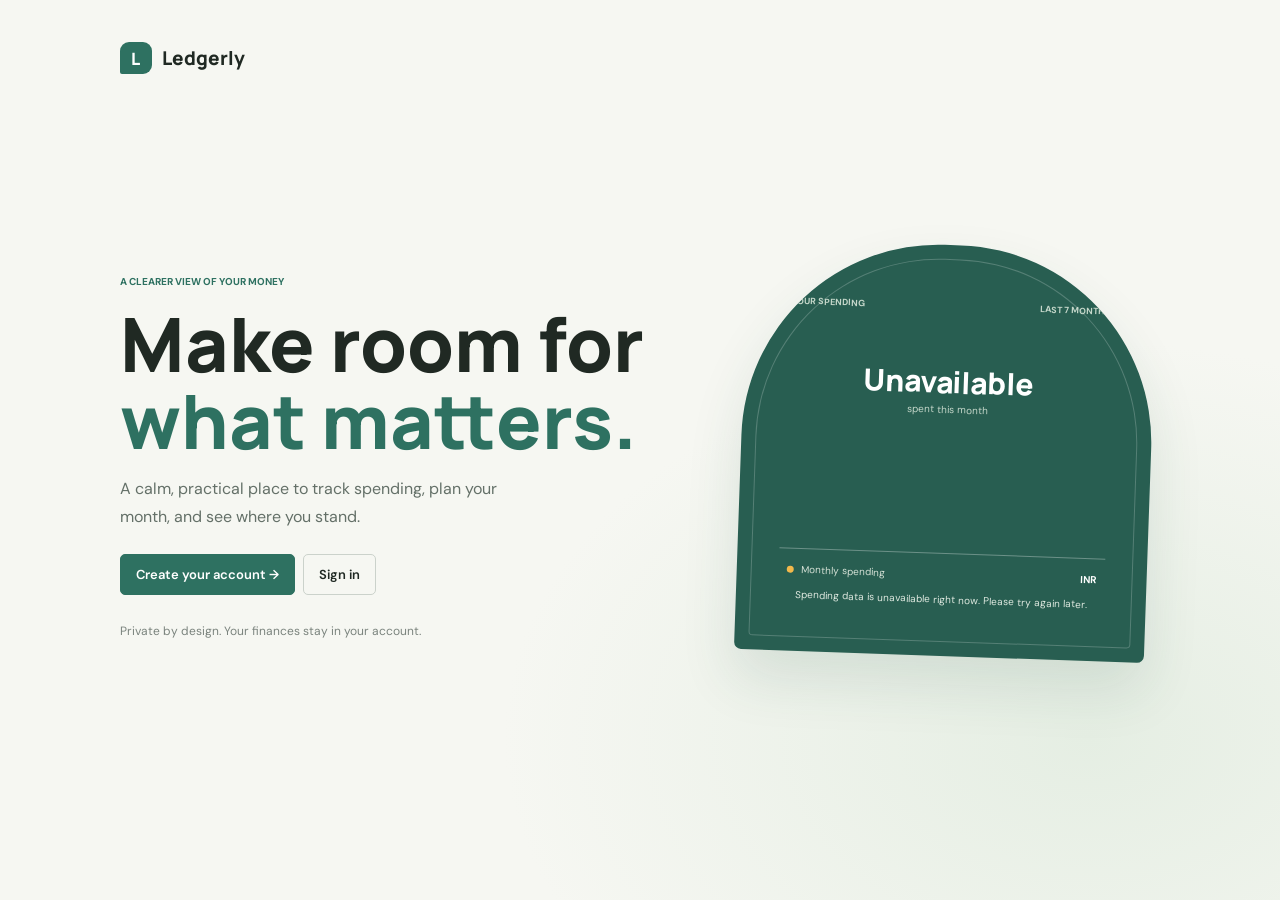
<file: personal-expense-tracker/frontend/index.html>
<!doctype html>
<html lang="en">
<head>
  <meta charset="utf-8">
  <meta name="viewport" content="width=device-width, initial-scale=1">
  <meta name="theme-color" content="#f6f7f2">
  <title>Ledgerly | Your money, in focus</title>
  <link rel="preconnect" href="https://fonts.googleapis.com">
  <link rel="preconnect" href="https://fonts.gstatic.com" crossorigin>
  <link href="https://fonts.googleapis.com/css2?family=DM+Sans:wght@400;500;600;700&family=Manrope:wght@500;600;700;800&display=swap" rel="stylesheet">
  <link href="https://cdn.jsdelivr.net/npm/bootstrap@5.3.3/dist/css/bootstrap.min.css" rel="stylesheet">
  <link href="css/style.css" rel="stylesheet">
</head>
<body class="entry-page">
  <main class="entry-shell">
    <a class="brand brand-entry" href="index.html"><span class="brand-mark">L</span> Ledgerly</a>
    <div class="entry-copy">
      <p class="eyebrow">A clearer view of your money</p>
      <h1>Make room for<br><span>what matters.</span></h1>
      <p class="entry-description">A calm, practical place to track spending, plan your month, and see where you stand.</p>
      <div class="d-flex flex-wrap gap-2 mt-4" data-entry-actions>
        <a class="btn btn-primary btn-lg" href="signup.html">Create your account <span aria-hidden="true">&#8594;</span></a>
        <a class="btn btn-outline-dark btn-lg" href="login.html">Sign in</a>
      </div>
      <p class="entry-footnote">Private by design. Your finances stay in your account.</p>
    </div>
    <section class="entry-art" aria-label="Personal spending snapshot">
      <div class="art-caption">YOUR SPENDING <span>LAST 7 MONTHS</span></div>
      <div class="art-chart">
        <div class="art-chart-center">
          <strong data-spending-total>Loading…</strong>
          <small data-spending-caption>spent this month</small>
        </div>
      </div>
      <div class="art-bars" data-spending-chart role="img" aria-label="Monthly spending history is loading"></div>
      <div class="art-legend"><i></i> Monthly spending <b>INR</b></div>
      <p class="art-status" data-spending-status role="status" aria-live="polite">Loading your spending history…</p>
    </section>
  </main>
  <script src="js/config.js"></script>
  <script src="js/api.js"></script>
  <script src="js/welcome-spending.js"></script>
</body>
</html>
</file>
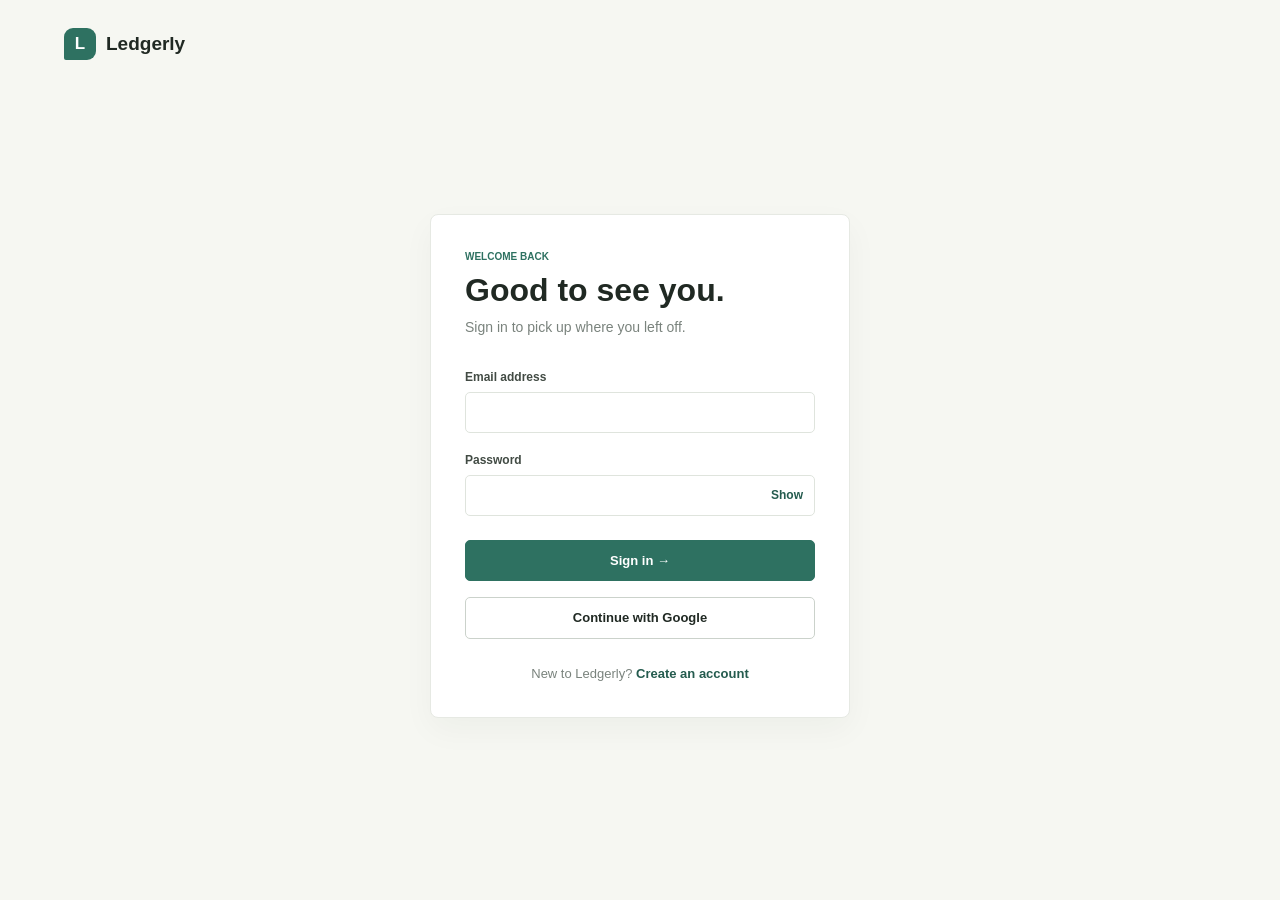
<file: personal-expense-tracker/frontend/budgets.html>
<!doctype html>
<html lang="en">
<head>
  <meta charset="utf-8">
  <meta name="viewport" content="width=device-width, initial-scale=1">
  <title>Budgets | Ledgerly</title>
  <link rel="preconnect" href="https://fonts.googleapis.com">
  <link href="https://fonts.googleapis.com/css2?family=DM+Sans:wght@400;500;600;700&family=Manrope:wght@500;600;700;800&display=swap" rel="stylesheet">
  <link href="https://cdn.jsdelivr.net/npm/bootstrap@5.3.3/dist/css/bootstrap.min.css" rel="stylesheet">
  <link href="css/style.css" rel="stylesheet">
</head>
<body data-protected>
  <div class="app-shell">
    <aside class="sidebar"><a class="brand" href="dashboard.html"><span class="brand-mark">L</span> Ledgerly</a><nav class="side-nav" aria-label="Main navigation"><a class="nav-link" href="dashboard.html"><span class="nav-icon">&#9638;</span> Overview</a><a class="nav-link" href="expenses.html"><span class="nav-icon">&#8644;</span> Transactions</a><a class="nav-link active" href="budgets.html"><span class="nav-icon">&#9673;</span> Budgets</a><a class="nav-link" href="recurring.html"><span class="nav-icon">&#8635;</span> Recurring</a><a class="nav-link" href="library.html"><span class="nav-icon">&#9635;</span> Library</a></nav><div class="sidebar-bottom"><span class="sidebar-note">A little more clarity,<br>every month.</span><button class="signout-button" data-logout type="button">Sign out <span aria-hidden="true">&#8599;</span></button></div></aside>
    <main class="main-content">
      <header class="topbar"><div><span class="eyebrow">PERSONAL FINANCE</span><h1>Budgets</h1></div><div class="user-chip"><span class="avatar" data-avatar>U</span><span data-user-name>Account</span></div></header>
      <section class="page-intro"><div><p class="eyebrow">A PLAN FOR YOUR SPENDING</p><h2>Give every rupee a direction.</h2></div><label class="month-picker-label" for="budget-month">Month<input class="form-control" id="budget-month" type="month"></label></section>
      <div class="budget-page-grid">
        <section class="surface budget-form-surface"><div class="section-heading"><div><p class="eyebrow">SET A LIMIT</p><h3 data-budget-form-title>New monthly budget</h3></div><span class="form-accent">02</span></div><p class="form-intro">Choose an overall limit or set a focused amount for one category.</p>
          <div class="alert alert-danger d-none" data-budget-error role="alert"></div>
          <form data-budget-form><label class="form-label" for="budget-category">Budget type</label><select class="form-select mb-3" id="budget-category" name="category" required><option value="Overall">Overall monthly budget</option><option>Food</option><option>Transport</option><option>Housing</option><option>Shopping</option><option>Health</option><option>Utilities</option><option>Entertainment</option><option>Education</option><option>Other</option></select><label class="form-label" for="budget-amount">Monthly limit</label><div class="input-group input-group-lg amount-input"><span class="input-group-text">₹</span><input class="form-control" id="budget-amount" name="amount" type="number" min="0.01" step="0.01" placeholder="0.00" required></div><button class="btn btn-primary btn-lg w-100 mt-4" type="submit">Save budget <span aria-hidden="true">&#8594;</span></button></form>
        </section>
        <section class="surface budget-list-surface"><div class="section-heading"><div><p class="eyebrow">THIS MONTH</p><h3>Budget progress</h3></div><span class="budget-count" data-budget-count>0 plans</span></div><div class="budget-list" data-budget-list></div><div class="empty-state d-none" data-empty-budgets>No budgets set for this month.</div></section>
      </div>
      <section class="surface purchase-simulator" aria-labelledby="purchase-simulator-title">
        <div class="section-heading"><div><p class="eyebrow">BEFORE YOU BUY</p><h3 id="purchase-simulator-title">Purchase reflection</h3></div><span class="form-accent" aria-hidden="true">₹</span></div>
        <p class="form-intro">Preview how a purchase could affect this month's category and overall budgets. This is only a simulation; it will not be saved as an expense.</p>
        <div class="alert alert-danger d-none" data-purchase-error role="alert"></div>
        <form class="purchase-simulator-form" data-purchase-form>
          <div class="purchase-field">
            <label class="form-label" for="purchase-name">Purchase name <span class="optional-label">Optional</span></label>
            <input class="form-control" id="purchase-name" name="name" type="text" maxlength="80" placeholder="e.g. New headphones">
          </div>
          <div class="purchase-field">
            <label class="form-label" for="purchase-amount">Purchase amount</label>
            <div class="input-group amount-input"><span class="input-group-text">₹</span><input class="form-control" id="purchase-amount" name="amount" type="number" min="0.01" max="100000000" step="0.01" placeholder="0.00" required></div>
          </div>
          <div class="purchase-field">
            <label class="form-label" for="purchase-category">Expense category</label>
            <select class="form-select" id="purchase-category" name="category" required><option value="">Choose a category</option><option>Food</option><option>Transport</option><option>Housing</option><option>Shopping</option><option>Health</option><option>Utilities</option><option>Entertainment</option><option>Education</option><option>Other</option></select>
          </div>
          <button class="btn btn-primary purchase-simulate-button" type="submit">See budget impact <span aria-hidden="true">&#8594;</span></button>
        </form>
        <section class="purchase-result d-none" data-purchase-result aria-live="polite" aria-atomic="true"></section>
      </section>
      <footer class="page-footer">Ledgerly <span>Keep your money in view.</span></footer>
    </main>
  </div>
  <script src="js/config.js"></script><script src="js/api.js"></script><script src="js/auth.js"></script><script src="js/budgets.js"></script><script src="js/purchase-simulator.js"></script>
</body>
</html>
</file>
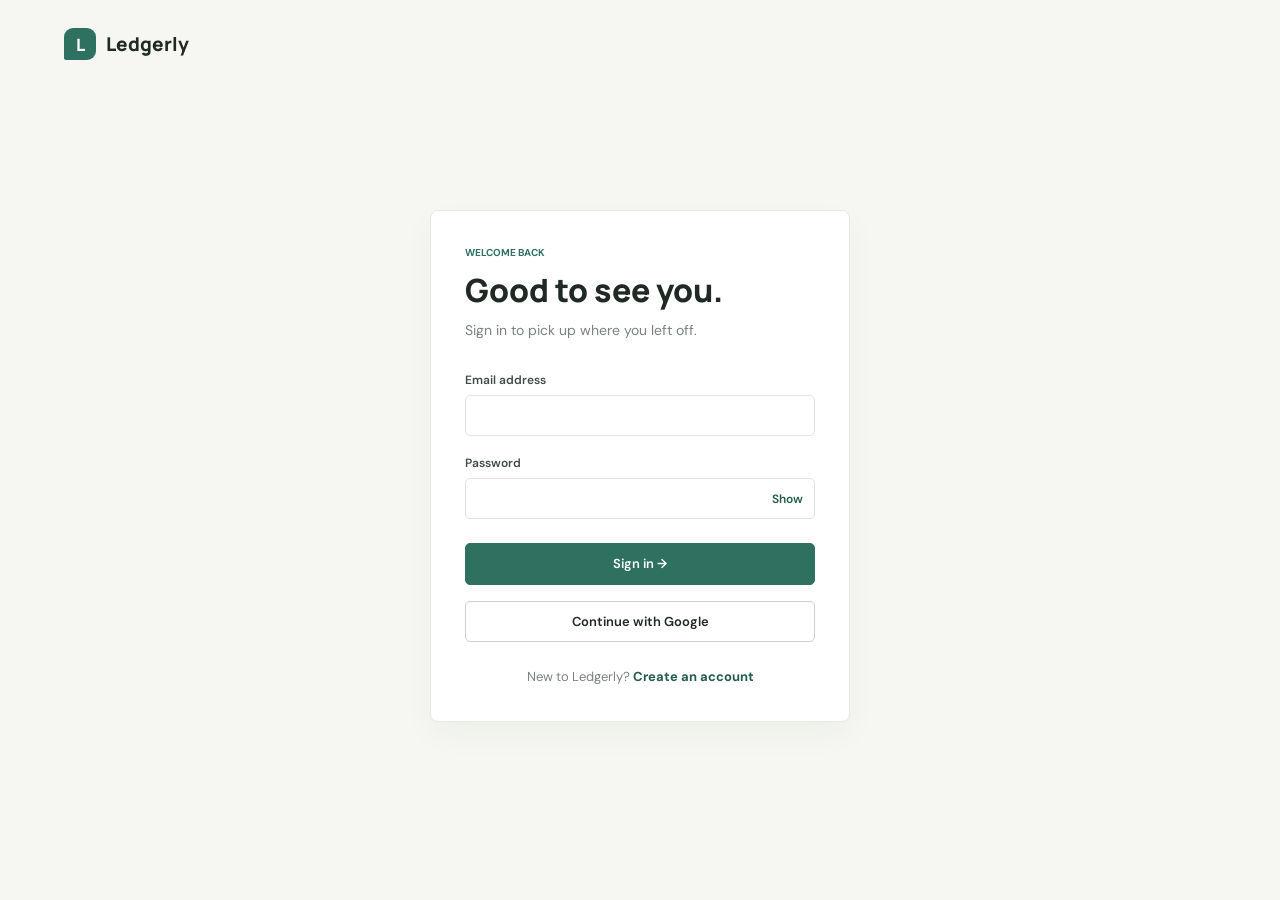
<file: personal-expense-tracker/frontend/expenses.html>
<!doctype html>
<html lang="en">
<head>
  <meta charset="utf-8">
  <meta name="viewport" content="width=device-width, initial-scale=1">
  <title>Transactions | Ledgerly</title>
  <link rel="preconnect" href="https://fonts.googleapis.com">
  <link href="https://fonts.googleapis.com/css2?family=DM+Sans:wght@400;500;600;700&family=Manrope:wght@500;600;700;800&display=swap" rel="stylesheet">
  <link href="https://cdn.jsdelivr.net/npm/bootstrap@5.3.3/dist/css/bootstrap.min.css" rel="stylesheet">
  <link href="css/style.css" rel="stylesheet">
</head>
<body data-protected>
  <div class="app-shell">
    <aside class="sidebar"><a class="brand" href="dashboard.html"><span class="brand-mark">L</span> Ledgerly</a><nav class="side-nav" aria-label="Main navigation"><a class="nav-link" href="dashboard.html"><span class="nav-icon">&#9638;</span> Overview</a><a class="nav-link active" href="expenses.html"><span class="nav-icon">&#8644;</span> Transactions</a><a class="nav-link" href="budgets.html"><span class="nav-icon">&#9673;</span> Budgets</a><a class="nav-link" href="recurring.html"><span class="nav-icon">&#8635;</span> Recurring</a><a class="nav-link" href="library.html"><span class="nav-icon">&#9635;</span> Library</a></nav><div class="sidebar-bottom"><span class="sidebar-note">A little more clarity,<br>every month.</span><button class="signout-button" data-logout type="button">Sign out <span aria-hidden="true">&#8599;</span></button></div></aside>
    <main class="main-content">
      <header class="topbar"><div><span class="eyebrow">PERSONAL FINANCE</span><h1>Transactions</h1></div><div class="user-chip"><span class="avatar" data-avatar>U</span><span data-user-name>Account</span></div></header>
      <section class="page-intro"><div><p class="eyebrow">YOUR ACTIVITY</p><h2>Every detail, accounted for.</h2></div><span class="date-stamp" data-expense-count>0 transactions</span></section>
      <div class="transactions-layout">
        <section class="surface expense-form-surface"><div class="section-heading"><div><p class="eyebrow" data-form-eyebrow>NEW TRANSACTION</p><h3 data-form-title>Add an expense</h3></div><span class="form-accent">01</span></div>
          <div class="alert alert-success d-none" data-form-success role="status" aria-live="polite"></div>
          <div class="alert alert-danger d-none" data-form-error role="alert"></div>
          <form data-expense-form>
            <label class="form-label" for="expense-amount">Amount</label><div class="input-group input-group-lg amount-input"><span class="input-group-text">₹</span><input class="form-control" id="expense-amount" name="amount" type="number" min="0.01" step="0.01" placeholder="0.00" required></div>
            <div class="row g-3 mt-1"><div class="col-12"><label class="form-label" for="expense-category">Category</label><select class="form-select" id="expense-category" name="category" required><option value="">Select a category</option><option>Food</option><option>Transport</option><option>Shopping</option><option>Bills</option><option>Health</option><option>Education</option><option>Entertainment</option><option>Other</option></select></div><div class="col-12"><label class="form-label" for="expense-date">Date</label><input class="form-control" id="expense-date" name="date" type="date" required></div><div class="col-12"><label class="form-label" for="expense-description">Description <span class="optional-label">Optional</span></label><input class="form-control" id="expense-description" name="description" maxlength="240" placeholder="What was it for?"></div><div class="col-12"><label class="form-label" for="expense-payment">Payment method</label><select class="form-select" id="expense-payment" name="payment_method" required><option value="">Select a payment method</option><option>Cash</option><option>UPI</option><option>Card</option><option>Bank Transfer</option></select></div></div>
            <button class="btn btn-primary btn-lg w-100 mt-4" type="submit" data-submit-expense>Add expense <span aria-hidden="true">&#8594;</span></button><button class="btn btn-link w-100 d-none" type="button" data-cancel-edit>Cancel editing</button>
          </form>
        </section>
        <section class="surface expenses-list-surface"><div class="section-heading"><div><p class="eyebrow">YOUR RECORDS</p><h3>Expenses</h3></div><span class="list-total" data-filter-total>₹0.00</span></div>
          <div class="filters-row"><div class="filter-field"><label class="form-label" for="filter-category">Category</label><select class="form-select" id="filter-category"><option value="">All categories</option><option>Food</option><option>Transport</option><option>Shopping</option><option>Bills</option><option>Health</option><option>Education</option><option>Entertainment</option><option>Other</option><option>Housing</option><option>Utilities</option></select></div><div class="filter-field"><label class="form-label" for="filter-start">From</label><input class="form-control" id="filter-start" type="date"></div><div class="filter-field"><label class="form-label" for="filter-end">To</label><input class="form-control" id="filter-end" type="date"></div><button class="btn btn-outline-dark filter-clear" type="button" data-clear-filters>Clear</button></div>
          <div class="alert alert-danger d-none" data-list-error role="alert"></div>
          <p class="expense-loading d-none" data-expense-loading role="status" aria-live="polite">Loading expenses...</p>
          <div class="table-responsive"><table class="table expense-table"><thead><tr><th scope="col">Description</th><th scope="col">Category</th><th scope="col">Date</th><th scope="col">Payment</th><th scope="col" class="text-end">Amount</th><th scope="col"><span class="visually-hidden">Actions</span></th></tr></thead><tbody data-expense-rows></tbody></table></div><div class="empty-table d-none" data-empty-expenses>No expenses match these filters.</div>
        </section>
      </div>
      <footer class="page-footer">Ledgerly <span>Keep your money in view.</span></footer>
    </main>
  </div>
  <script src="js/config.js"></script><script src="js/api.js"></script><script src="js/auth.js"></script><script src="js/expenses.js"></script>
</body>
</html>
</file>
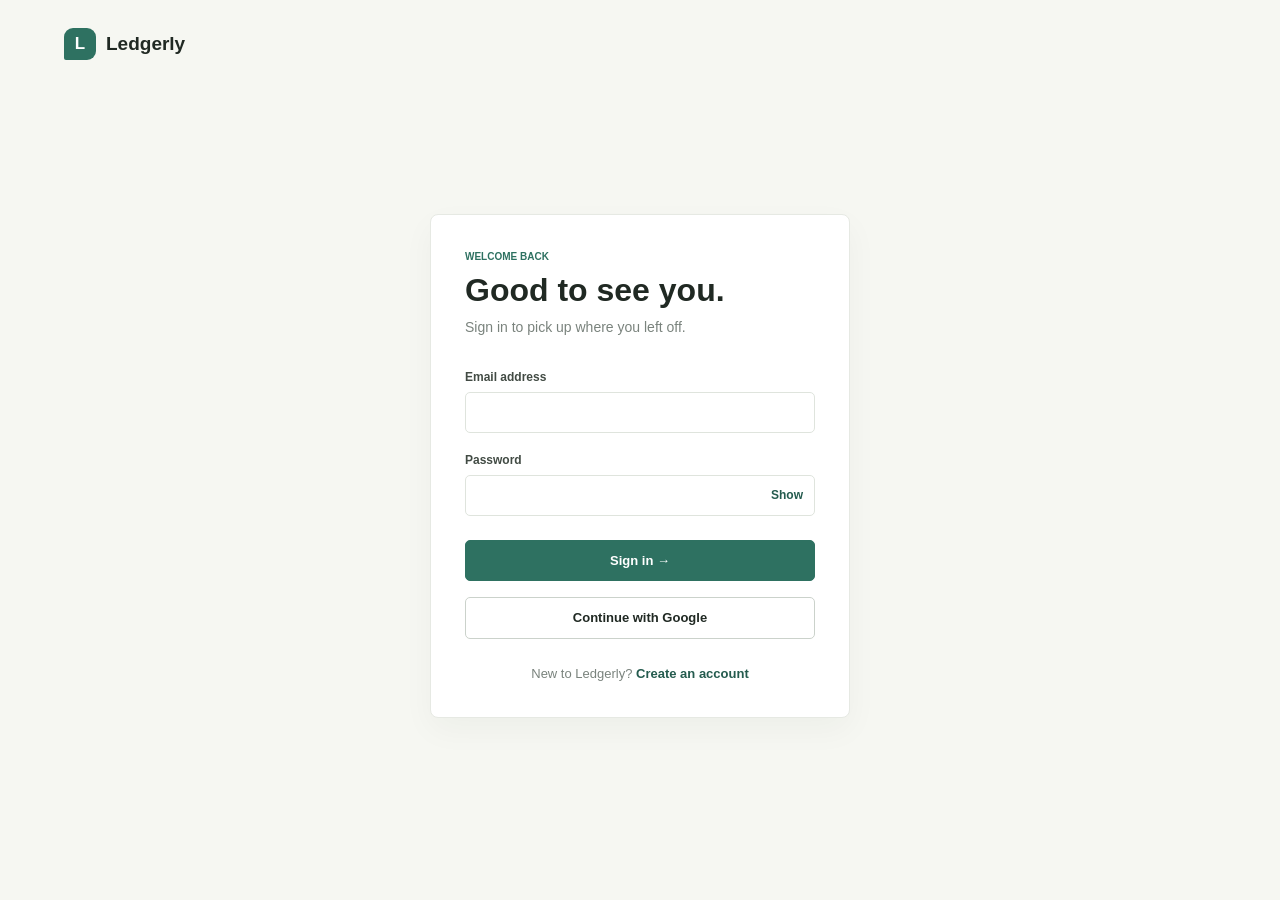
<file: personal-expense-tracker/frontend/library.html>
<!doctype html>
<html lang="en">
<head>
  <meta charset="utf-8">
  <meta name="viewport" content="width=device-width, initial-scale=1">
  <title>Money Library | Ledgerly</title>
  <link rel="preconnect" href="https://fonts.googleapis.com">
  <link href="https://fonts.googleapis.com/css2?family=DM+Sans:wght@400;500;600;700&family=Manrope:wght@500;600;700;800&display=swap" rel="stylesheet">
  <link href="https://cdn.jsdelivr.net/npm/bootstrap@5.3.3/dist/css/bootstrap.min.css" rel="stylesheet">
  <link href="css/style.css" rel="stylesheet">
</head>
<body data-protected>
  <div class="app-shell">
    <aside class="sidebar"><a class="brand" href="dashboard.html"><span class="brand-mark">L</span> Ledgerly</a><nav class="side-nav" aria-label="Main navigation"><a class="nav-link" href="dashboard.html"><span class="nav-icon">&#9638;</span> Overview</a><a class="nav-link" href="expenses.html"><span class="nav-icon">&#8644;</span> Transactions</a><a class="nav-link" href="budgets.html"><span class="nav-icon">&#9673;</span> Budgets</a><a class="nav-link" href="recurring.html"><span class="nav-icon">&#8635;</span> Recurring</a><a class="nav-link active" href="library.html"><span class="nav-icon">&#9635;</span> Library</a></nav><div class="sidebar-bottom"><span class="sidebar-note">A little more clarity,<br>every month.</span><button class="signout-button" data-logout type="button">Sign out <span aria-hidden="true">&#8599;</span></button></div></aside>
    <main class="main-content library-content">
      <header class="topbar"><div><span class="eyebrow">LEARN AT YOUR OWN PACE</span><h1>Money Library</h1></div><div class="user-chip"><span class="avatar" data-avatar>U</span><span data-user-name>Account</span></div></header>
      <section class="library-welcome">
        <div><p class="eyebrow">A QUIETER KIND OF MONEY EDUCATION</p><h2>Build knowledge, one page at a time.</h2><p>Explore practical personal finance lessons at your own pace. Save a chapter, return when you like, and make the ideas your own.</p></div>
        <div class="library-search-wrap"><label class="visually-hidden" for="library-search">Search books and learning resources</label><span aria-hidden="true">&#9906;</span><input id="library-search" type="search" class="form-control" placeholder="Search titles, topics, and ideas" autocomplete="off"></div>
      </section>
      <section class="featured-book" aria-labelledby="featured-title">
        <div class="featured-copy"><p class="eyebrow">THE FEATURED BOOK</p><h2 id="featured-title">The Art of Managing Money</h2><p>A practical beginner's guide to understanding, organizing, and growing your financial confidence.</p><div class="featured-meta"><span>12 chapters</span><span>About 26 minutes</span><span>Beginner friendly</span></div><a class="btn btn-light featured-button" href="reader.html?book=art-of-managing-money&amp;chapter=0">Open the book <span aria-hidden="true">&#8594;</span></a></div>
        <a class="library-cover-link" href="reader.html?book=art-of-managing-money&amp;chapter=0" aria-label="Open The Art of Managing Money">
          <div class="book-cover cover-featured" aria-hidden="true"><span class="cover-topline">A LEDGERLY FIELD GUIDE</span><span class="cover-illustration"><i></i><b></b><em></em></span><span class="cover-title">The Art of<br>Managing<br>Money</span><span class="cover-subtitle">A thoughtful guide to everyday finances</span><span class="cover-author">LEDGERLY LEARNING</span></div>
        </a>
      </section>
      <section class="continue-section d-none" data-continue-section aria-labelledby="continue-title">
        <div class="continue-cover"><div class="book-cover cover-mini cover-featured" aria-hidden="true"><span class="cover-mini-mark">M</span><span class="cover-mini-title">The Art of<br>Managing Money</span></div></div>
        <div class="continue-copy"><p class="eyebrow">PICK UP WHERE YOU LEFT OFF</p><h2 id="continue-title" data-continue-book></h2><p data-continue-chapter></p><div class="library-progress"><span data-continue-progress-bar></span></div><small data-continue-progress></small></div>
        <a class="btn btn-primary" data-continue-link href="reader.html">Continue reading <span aria-hidden="true">&#8594;</span></a>
      </section>
      <section class="library-section" aria-labelledby="library-heading">
        <div class="library-section-heading"><div><p class="eyebrow">A GOOD PLACE TO BEGIN</p><h2 id="library-heading">Your Library</h2></div><button class="library-bookmark-filter" type="button" data-bookmarks-filter aria-pressed="false"><span aria-hidden="true">☆</span> Bookmarked chapters</button></div>
        <div class="library-filters" role="group" aria-label="Filter by topic">
          <button type="button" class="topic-chip is-selected" data-topic="All" aria-pressed="true">All topics</button>
          <button type="button" class="topic-chip" data-topic="Budgeting" aria-pressed="false">Budgeting</button>
          <button type="button" class="topic-chip" data-topic="Saving" aria-pressed="false">Saving</button>
          <button type="button" class="topic-chip" data-topic="Spending" aria-pressed="false">Spending</button>
          <button type="button" class="topic-chip" data-topic="Debt" aria-pressed="false">Debt</button>
          <button type="button" class="topic-chip" data-topic="Financial Goals" aria-pressed="false">Financial Goals</button>
          <button type="button" class="topic-chip" data-topic="Subscriptions" aria-pressed="false">Subscriptions</button>
        </div>
        <p class="library-results-count" data-library-count role="status" aria-live="polite"></p>
        <div class="library-grid" data-library-grid></div>
        <div class="library-empty d-none" data-library-empty><span aria-hidden="true">⌕</span><h3>No matching reads just yet</h3><p>Try another search or topic, or clear the bookmarked-chapters filter.</p><button class="btn btn-outline-dark" type="button" data-clear-library-filters>Clear filters</button></div>
      </section>
      <aside class="library-disclaimer"><strong>A note about this library</strong><p>These materials offer general financial education, not individualized financial, investment, tax, legal, or debt advice. Verify current product terms and consult a qualified professional for decisions specific to your situation.</p></aside>
      <footer class="page-footer">Ledgerly <span>Keep your money in view.</span></footer>
    </main>
  </div>
  <script src="js/config.js"></script><script src="js/api.js"></script><script src="js/auth.js"></script><script src="js/money-library-data.js"></script><script src="js/library.js"></script>
</body>
</html>
</file>
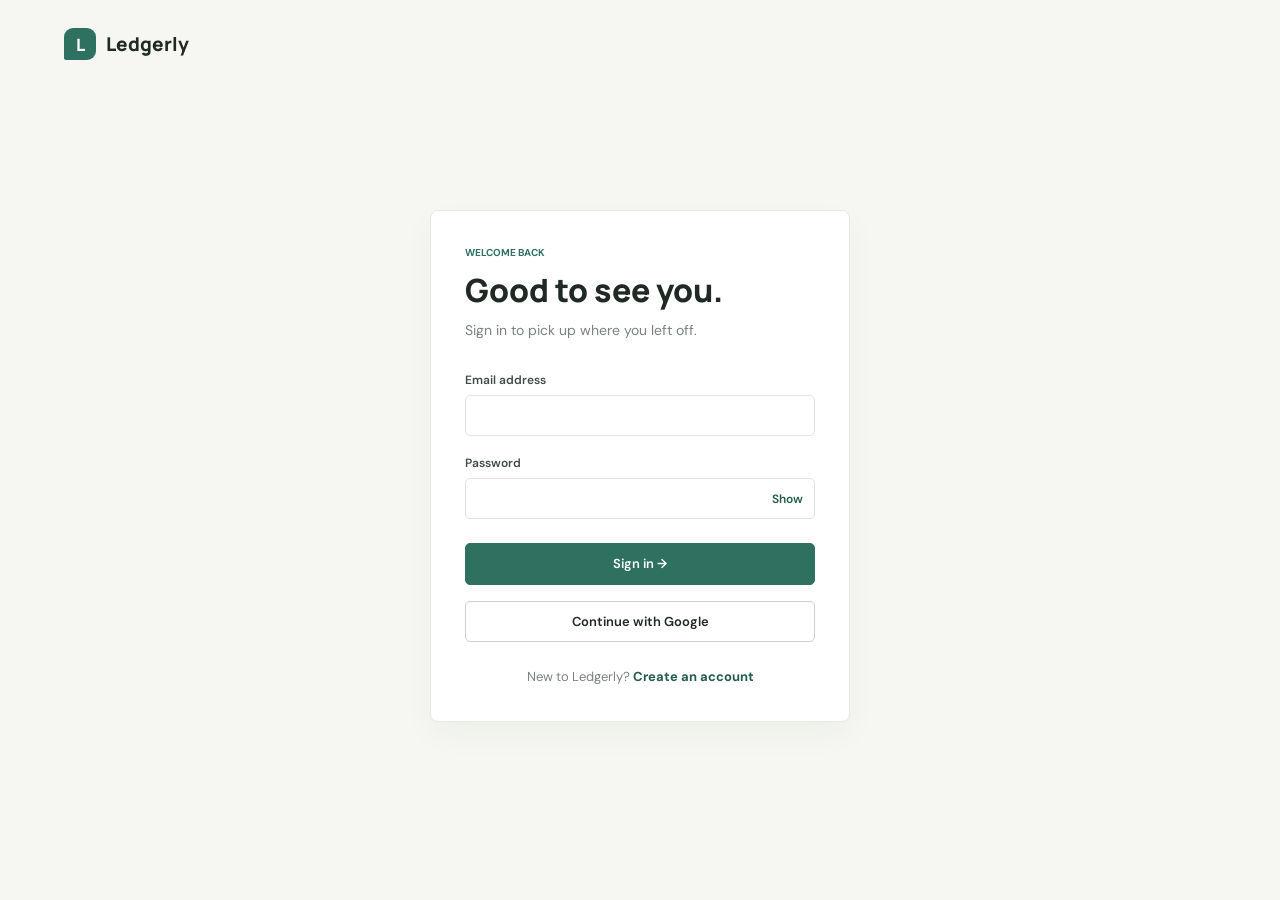
<file: personal-expense-tracker/frontend/login.html>
<!doctype html>
<html lang="en">
<head>
  <meta charset="utf-8">
  <meta name="viewport" content="width=device-width, initial-scale=1">
  <title>Sign in | Ledgerly</title>
  <link rel="preconnect" href="https://fonts.googleapis.com">
  <link href="https://fonts.googleapis.com/css2?family=DM+Sans:wght@400;500;600;700&family=Manrope:wght@500;600;700;800&display=swap" rel="stylesheet">
  <link href="https://cdn.jsdelivr.net/npm/bootstrap@5.3.3/dist/css/bootstrap.min.css" rel="stylesheet">
  <link href="css/style.css" rel="stylesheet">
</head>
<body class="auth-page" data-auth-page="login">
  <main class="auth-layout">
    <a class="brand" href="index.html"><span class="brand-mark">L</span> Ledgerly</a>
    <section class="auth-panel" aria-labelledby="login-title">
      <p class="eyebrow">Welcome back</p>
      <h1 id="login-title">Good to see you.</h1>
      <p class="auth-subtitle">Sign in to pick up where you left off.</p>
      <div class="alert alert-danger d-none" data-message role="alert"></div>
      <form data-auth-form="login" novalidate>
        <label class="form-label" for="email">Email address</label>
        <input class="form-control form-control-lg mb-3" id="email" name="email" type="email" autocomplete="email" required>
        <label class="form-label" for="password">Password</label>
        <div class="auth-password-field mb-4">
          <input class="form-control form-control-lg" id="password" name="password" type="password" autocomplete="current-password" required>
          <button class="auth-password-toggle" type="button" aria-label="Show password" aria-pressed="false" data-password-toggle>Show</button>
        </div>
        <button class="btn btn-primary btn-lg w-100" type="submit">Sign in <span aria-hidden="true">&#8594;</span></button>
      </form>
      <button class="btn btn-outline-dark w-100 mt-3" type="button" data-oauth-provider="google">Continue with Google</button>
      <p class="auth-switch">New to Ledgerly? <a href="signup.html">Create an account</a></p>
    </section>
  </main>
  <script src="js/config.js"></script>
  <script src="js/api.js"></script>
  <script src="js/auth.js"></script>
</body>
</html>
</file>
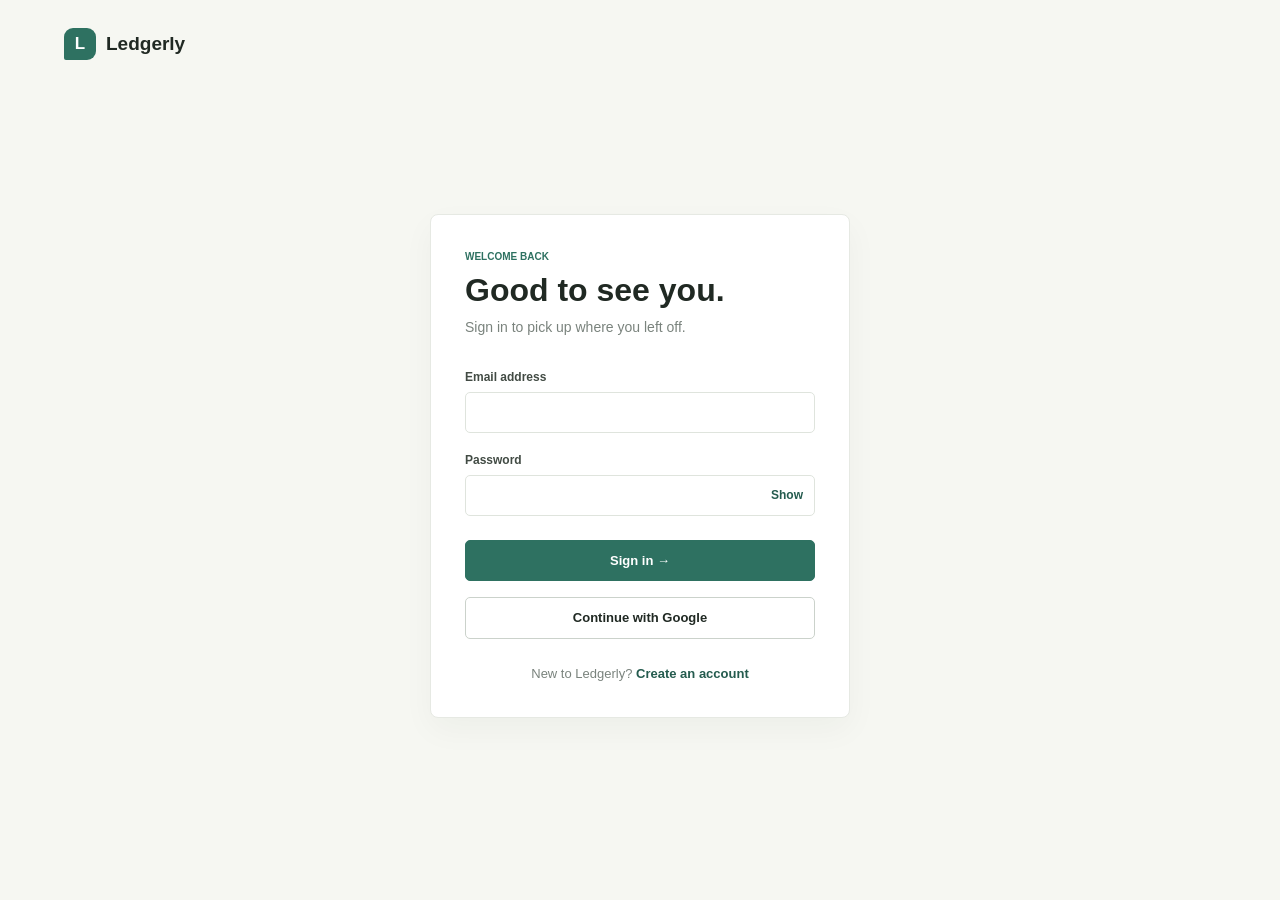
<file: personal-expense-tracker/frontend/reader.html>
<!doctype html>
<html lang="en">
<head>
  <meta charset="utf-8">
  <meta name="viewport" content="width=device-width, initial-scale=1">
  <title>Reader | Money Library</title>
  <link rel="preconnect" href="https://fonts.googleapis.com">
  <link href="https://fonts.googleapis.com/css2?family=DM+Sans:wght@400;500;600;700&family=Manrope:wght@500;600;700;800&display=swap" rel="stylesheet">
  <link href="https://cdn.jsdelivr.net/npm/bootstrap@5.3.3/dist/css/bootstrap.min.css" rel="stylesheet">
  <link href="css/style.css" rel="stylesheet">
</head>
<body data-protected class="reader-page">
  <div class="app-shell">
    <aside class="sidebar"><a class="brand" href="dashboard.html"><span class="brand-mark">L</span> Ledgerly</a><nav class="side-nav" aria-label="Main navigation"><a class="nav-link" href="dashboard.html"><span class="nav-icon">&#9638;</span> Overview</a><a class="nav-link" href="expenses.html"><span class="nav-icon">&#8644;</span> Transactions</a><a class="nav-link" href="budgets.html"><span class="nav-icon">&#9673;</span> Budgets</a><a class="nav-link" href="recurring.html"><span class="nav-icon">&#8635;</span> Recurring</a><a class="nav-link active" href="library.html"><span class="nav-icon">&#9635;</span> Library</a></nav><div class="sidebar-bottom"><span class="sidebar-note">A little more clarity,<br>every month.</span><button class="signout-button" data-logout type="button">Sign out <span aria-hidden="true">&#8599;</span></button></div></aside>
    <main class="main-content reader-content">
      <header class="reader-topbar"><a class="reader-back-link" href="library.html"><span aria-hidden="true">←</span> Back to Money Library</a><div class="reader-book-label"><div class="book-cover cover-mini cover-featured" aria-hidden="true"><span class="cover-mini-mark">M</span><span class="cover-mini-title">The Art of<br>Managing Money</span></div><div><span class="eyebrow">NOW READING</span><strong data-reader-book-title>The Art of Managing Money</strong></div></div><div class="reader-controls"><button class="reader-control" type="button" data-font-decrease aria-label="Decrease reading font size" title="Decrease font size">A−</button><span data-font-size-label aria-live="polite">18px</span><button class="reader-control" type="button" data-font-increase aria-label="Increase reading font size" title="Increase font size">A+</button></div>
      </header>
      <div class="reader-layout">
        <aside class="reader-toc" data-reader-toc-panel>
          <button type="button" class="reader-toc-toggle" data-toc-toggle aria-expanded="true" aria-controls="reader-toc-list">Table of contents <span aria-hidden="true">⌄</span></button>
          <nav id="reader-toc-list" aria-label="Book chapters"><ol data-reader-toc></ol><button class="reader-glossary-link" type="button" data-open-glossary>Glossary &amp; personal plan</button></nav>
        </aside>
        <article class="reader-main" aria-labelledby="reader-chapter-title">
          <div class="reader-progress-area"><div class="reader-progress-label"><span data-chapter-progress>Chapter 1 of 12</span><span data-book-progress>8% through the book</span></div><div class="reader-progress-track" role="progressbar" aria-label="Book reading progress" aria-valuemin="0" aria-valuemax="100" aria-valuenow="8"><span data-reader-progress-bar></span></div></div>
          <div class="reader-chapter-heading"><p class="eyebrow" data-reader-chapter-number>CHAPTER 01</p><h1 id="reader-chapter-title" data-reader-chapter-title></h1><button class="reader-bookmark-button" type="button" data-toggle-bookmark aria-pressed="false"><span aria-hidden="true">☆</span> <span data-bookmark-label>Bookmark chapter</span></button></div>
          <div class="reader-body" data-reader-body></div>
          <div class="reader-navigation"><button type="button" class="btn btn-outline-dark" data-previous-chapter>← Previous chapter</button><button type="button" class="btn btn-primary" data-next-chapter>Next chapter →</button></div>
          <section class="reader-glossary d-none" data-reader-glossary aria-labelledby="glossary-title"><h2 id="glossary-title">A short glossary</h2><dl data-glossary-list></dl><h2>Your personal money plan</h2><p>Use these prompts privately to sketch your next steps. You do not need to share or store sensitive financial details in this browser.</p><ul><li>My three priorities are: ___, ___, and ___.</li><li>One recurring cost or due date I will review is: ___.</li><li>My first manageable savings or repayment action is: ___.</li><li>I will review this plan on: ___.</li></ul><p class="reader-disclaimer"></p><button class="btn btn-outline-dark" type="button" data-close-glossary>Return to chapter</button></section>
          <a class="reader-continue-link" href="library.html">Finish for now · Back to library</a>
        </article>
      </div>
    </main>
  </div>
  <script src="js/config.js"></script><script src="js/api.js"></script><script src="js/auth.js"></script><script src="js/money-library-data.js"></script><script src="js/library.js"></script><script src="js/reader.js"></script>
</body>
</html>
</file>
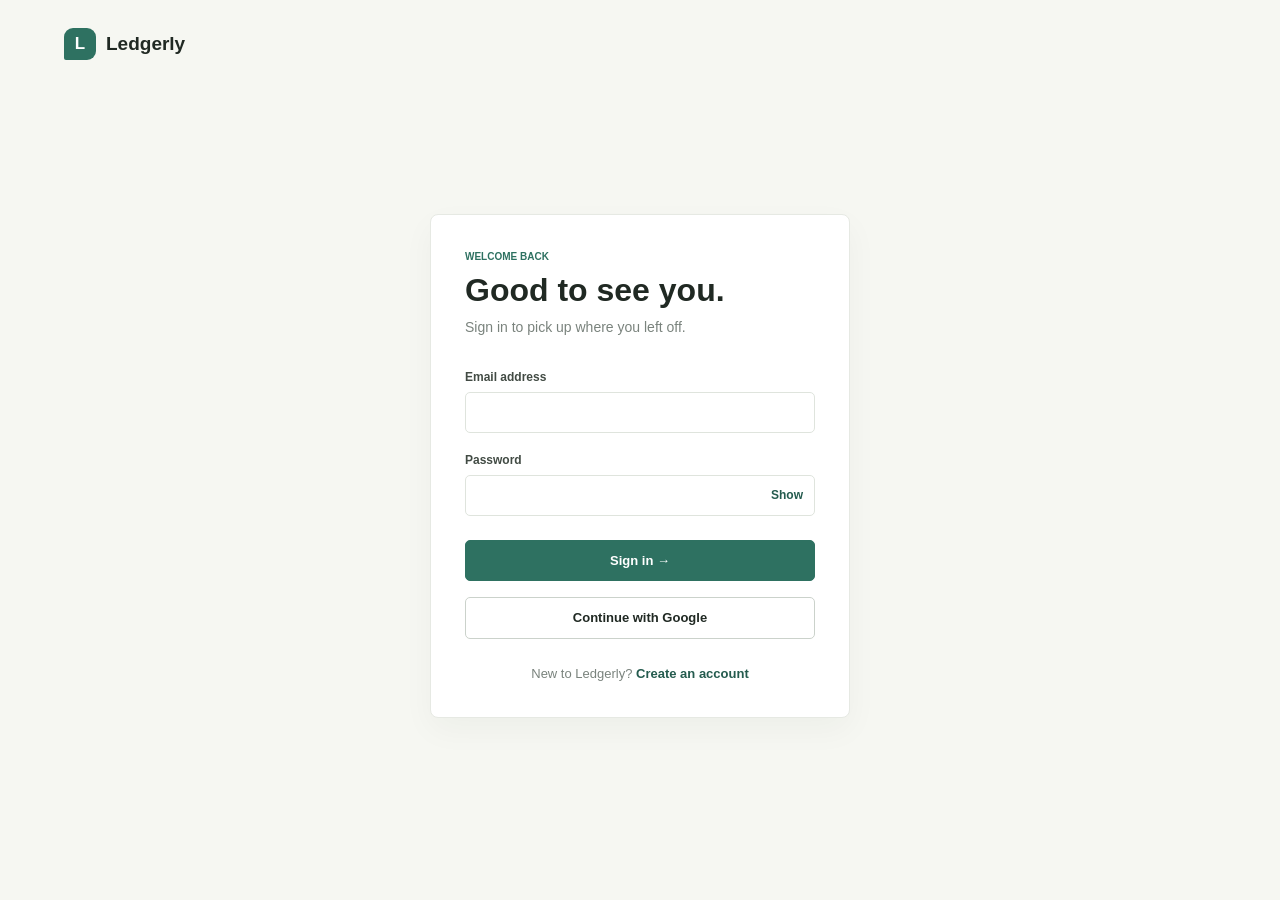
<file: personal-expense-tracker/frontend/recurring.html>
<!doctype html>
<html lang="en">
<head>
  <meta charset="utf-8">
  <meta name="viewport" content="width=device-width, initial-scale=1">
  <title>Recurring payments | Ledgerly</title>
  <link rel="preconnect" href="https://fonts.googleapis.com">
  <link href="https://fonts.googleapis.com/css2?family=DM+Sans:wght@400;500;600;700&family=Manrope:wght@500;600;700;800&display=swap" rel="stylesheet">
  <link href="https://cdn.jsdelivr.net/npm/bootstrap@5.3.3/dist/css/bootstrap.min.css" rel="stylesheet">
  <link href="css/style.css" rel="stylesheet">
</head>
<body data-protected>
  <div class="app-shell">
    <aside class="sidebar"><a class="brand" href="dashboard.html"><span class="brand-mark">L</span> Ledgerly</a><nav class="side-nav" aria-label="Main navigation"><a class="nav-link" href="dashboard.html"><span class="nav-icon">&#9638;</span> Overview</a><a class="nav-link" href="expenses.html"><span class="nav-icon">&#8644;</span> Transactions</a><a class="nav-link" href="budgets.html"><span class="nav-icon">&#9673;</span> Budgets</a><a class="nav-link active" href="recurring.html"><span class="nav-icon">&#8635;</span> Recurring</a><a class="nav-link" href="library.html"><span class="nav-icon">&#9635;</span> Library</a></nav><div class="sidebar-bottom"><span class="sidebar-note">A little more clarity,<br>every month.</span><button class="signout-button" data-logout type="button">Sign out <span aria-hidden="true">&#8599;</span></button></div></aside>
    <main class="main-content">
      <header class="topbar"><div><span class="eyebrow">PERSONAL FINANCE</span><h1>Recurring payments</h1></div><div class="user-chip"><span class="avatar" data-avatar>U</span><span data-user-name>Account</span></div></header>
      <section class="page-intro"><div><p class="eyebrow">SUBSCRIPTIONS &amp; SCHEDULES</p><h2>Know what's coming up.</h2></div></section>
      <section class="recurring-summary" aria-label="Recurring payment summary">
        <article class="summary-tile tile-balance"><span class="tile-label">Estimated recurring cost per month</span><strong data-monthly-estimate>₹0.00</strong><span class="tile-foot">Active schedules only</span></article>
        <article class="summary-tile"><span class="tile-label">Due in the next 30 days</span><strong data-upcoming-total>₹0.00</strong><span class="tile-foot" data-upcoming-count>0 upcoming payments</span></article>
      </section>
      <p class="recurring-explanation">Monthly estimates convert weekly amounts using 52 weeks ÷ 12 months and yearly amounts using the annual amount ÷ 12. Upcoming totals include active schedules whose next due date falls within the next 30 days. Schedules are reminders only; no expenses are created automatically.</p>
      <div class="recurring-layout">
        <section class="surface recurring-form-surface">
          <div class="section-heading"><div><p class="eyebrow">PAYMENT DETAILS</p><h3 data-recurring-form-title>Add recurring payment</h3></div><span class="form-accent">04</span></div>
          <div class="alert alert-danger d-none" data-recurring-error role="alert"></div>
          <form data-recurring-form>
            <label class="form-label" for="recurring-name">Name</label>
            <input class="form-control mb-3" id="recurring-name" name="name" maxlength="100" placeholder="e.g. Music subscription" required>
            <label class="form-label" for="recurring-amount">Amount</label>
            <div class="input-group amount-input mb-3"><span class="input-group-text">₹</span><input class="form-control" id="recurring-amount" name="amount" type="number" min="0.01" max="100000000" step="0.01" placeholder="0.00" required></div>
            <div class="recurring-form-row">
              <div><label class="form-label" for="recurring-category">Category</label><select class="form-select" id="recurring-category" name="category" required><option value="">Choose category</option><option>Food</option><option>Transport</option><option>Shopping</option><option>Bills</option><option>Health</option><option>Education</option><option>Entertainment</option><option>Housing</option><option>Utilities</option><option>Other</option></select></div>
              <div><label class="form-label" for="recurring-frequency">Frequency</label><select class="form-select" id="recurring-frequency" name="frequency" required><option value="">Choose frequency</option><option value="weekly">Weekly</option><option value="monthly">Monthly</option><option value="yearly">Yearly</option></select></div>
            </div>
            <div class="recurring-form-row mt-3">
              <div><label class="form-label" for="recurring-start-date">Start date</label><input class="form-control" id="recurring-start-date" name="start_date" type="date" required></div>
              <div><label class="form-label" for="recurring-next-due-date">Next due date</label><input class="form-control" id="recurring-next-due-date" name="next_due_date" type="date" required></div>
            </div>
            <label class="form-label mt-3" for="recurring-notes">Notes <span class="optional-label">Optional</span></label>
            <textarea class="form-control" id="recurring-notes" name="notes" rows="2" maxlength="240" placeholder="Add a reminder or detail"></textarea>
            <label class="recurring-active-toggle mt-3"><input type="checkbox" name="is_active" checked> Keep this schedule active</label>
            <button class="btn btn-primary btn-lg w-100 mt-4" type="submit" data-recurring-submit>Save schedule <span aria-hidden="true">&#8594;</span></button>
            <button class="btn btn-link w-100 d-none" type="button" data-cancel-recurring-edit>Cancel editing</button>
          </form>
        </section>
        <section class="surface recurring-list-surface">
          <div class="section-heading"><div><p class="eyebrow">YOUR SCHEDULES</p><h3>Recurring payments</h3></div><span class="budget-count" data-recurring-count>0 schedules</span></div>
          <div class="alert alert-danger d-none" data-recurring-list-error role="alert"></div>
          <div class="recurring-list" data-recurring-list></div>
          <div class="empty-state d-none" data-empty-recurring>No recurring payments yet. Add a schedule to see it here.</div>
        </section>
      </div>
      <footer class="page-footer">Ledgerly <span>Keep your money in view.</span></footer>
    </main>
  </div>
  <script src="js/config.js"></script><script src="js/api.js"></script><script src="js/auth.js"></script><script src="js/recurring.js"></script>
</body>
</html>
</file>
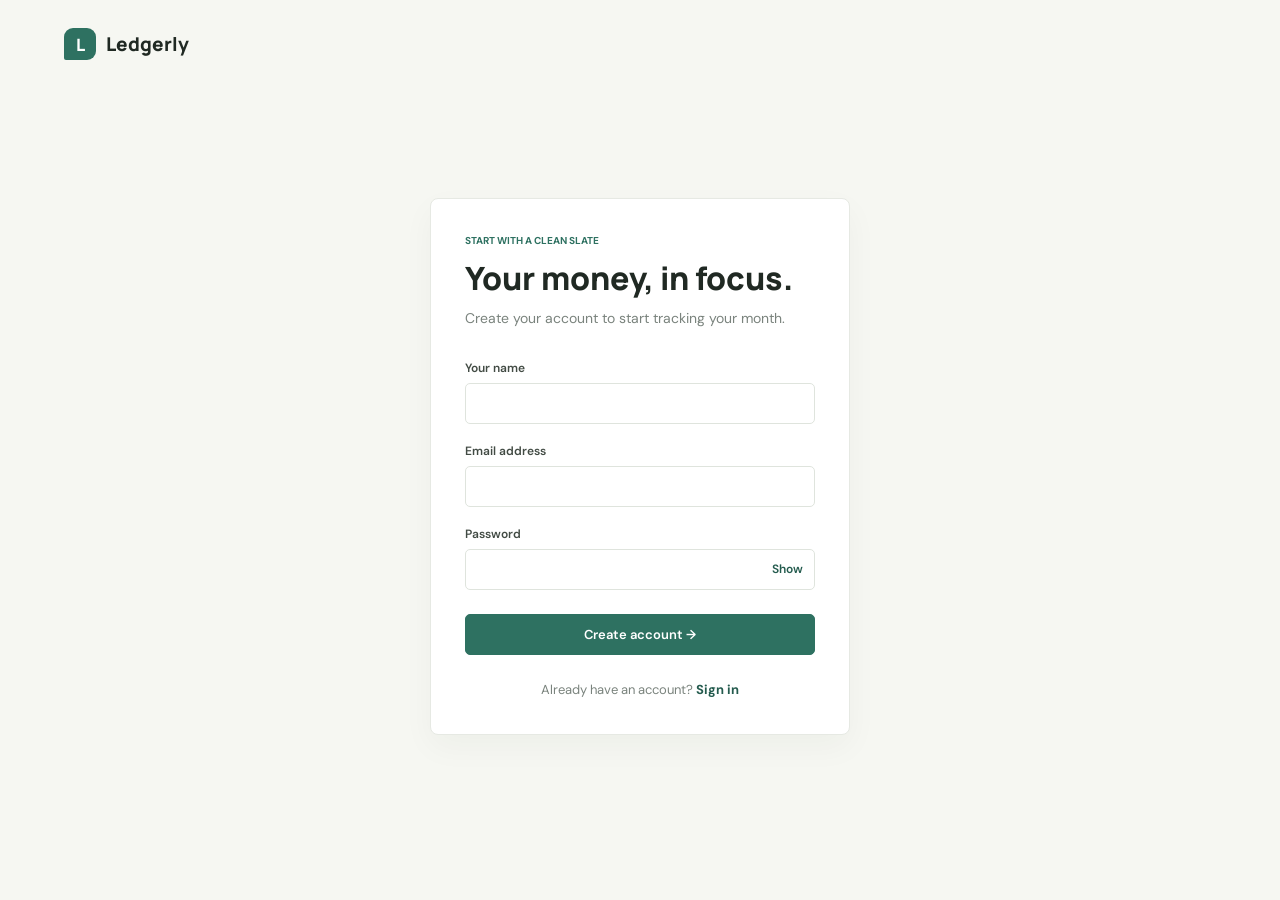
<file: personal-expense-tracker/frontend/signup.html>
<!doctype html>
<html lang="en">
<head>
  <meta charset="utf-8">
  <meta name="viewport" content="width=device-width, initial-scale=1">
  <title>Create account | Ledgerly</title>
  <link rel="preconnect" href="https://fonts.googleapis.com">
  <link href="https://fonts.googleapis.com/css2?family=DM+Sans:wght@400;500;600;700&family=Manrope:wght@500;600;700;800&display=swap" rel="stylesheet">
  <link href="https://cdn.jsdelivr.net/npm/bootstrap@5.3.3/dist/css/bootstrap.min.css" rel="stylesheet">
  <link href="css/style.css" rel="stylesheet">
</head>
<body class="auth-page" data-auth-page="signup">
  <main class="auth-layout">
    <a class="brand" href="index.html"><span class="brand-mark">L</span> Ledgerly</a>
    <section class="auth-panel" aria-labelledby="signup-title">
      <p class="eyebrow">Start with a clean slate</p>
      <h1 id="signup-title">Your money, in focus.</h1>
      <p class="auth-subtitle">Create your account to start tracking your month.</p>
      <div class="alert alert-danger d-none" data-message role="alert"></div>
      <form data-auth-form="signup" novalidate>
        <label class="form-label" for="name">Your name</label>
        <input class="form-control form-control-lg mb-3" id="name" name="name" autocomplete="name" maxlength="80" required>
        <label class="form-label" for="email">Email address</label>
        <input class="form-control form-control-lg mb-3" id="email" name="email" type="email" autocomplete="email" required>
        <label class="form-label" for="password">Password</label>
        <div class="auth-password-field mb-4">
          <input class="form-control form-control-lg" id="password" name="password" type="password" minlength="8" autocomplete="new-password" required>
          <button class="auth-password-toggle" type="button" aria-label="Show password" aria-pressed="false" data-password-toggle>Show</button>
        </div>
        <button class="btn btn-primary btn-lg w-100" type="submit">Create account <span aria-hidden="true">&#8594;</span></button>
      </form>
      <p class="auth-switch">Already have an account? <a href="login.html">Sign in</a></p>
    </section>
  </main>
  <script src="js/config.js"></script>
  <script src="js/api.js"></script>
  <script src="js/auth.js"></script>
</body>
</html>
</file>
<file: personal-expense-tracker/frontend/css/style.css>
:root {
  --ink: #202923;
  --muted: #7a837d;
  --line: #e6e9e3;
  --paper: #f6f7f2;
  --white: #fff;
  --green: #2e7161;
  --green-dark: #245b4e;
  --mint: #e5f1ea;
  --coral: #df806a;
  --yellow: #f2b84b;
  --heading: 'Manrope', 'DM Sans', sans-serif;
  --body: 'DM Sans', sans-serif;
}

* { box-sizing: border-box; }
html { overflow-x: clip; }
body { margin: 0; background: var(--paper); color: var(--ink); font-family: var(--body); font-size: 14px; }
a { color: var(--green-dark); text-decoration: none; }
a:hover { color: var(--green); }
.brand { display: inline-flex; align-items: center; gap: 10px; color: var(--ink); font: 800 19px var(--heading); }
.brand:hover { color: var(--ink); }
.brand-mark { display: grid; place-items: center; width: 32px; height: 32px; background: var(--green); color: white; border-radius: 9px 9px 9px 2px; font: 800 17px var(--heading); }
.eyebrow { margin: 0 0 7px; color: var(--muted); font-size: 10px; font-weight: 700; letter-spacing: 0; }
.btn { border-radius: 5px; font-weight: 600; font-size: 13px; padding: 10px 15px; }
.btn-primary { --bs-btn-bg: var(--green); --bs-btn-border-color: var(--green); --bs-btn-hover-bg: var(--green-dark); --bs-btn-hover-border-color: var(--green-dark); --bs-btn-active-bg: var(--green-dark); --bs-btn-active-border-color: var(--green-dark); }
.btn-outline-dark { --bs-btn-color: var(--ink); --bs-btn-border-color: #cbd2cb; --bs-btn-hover-bg: var(--ink); --bs-btn-hover-border-color: var(--ink); border-width: 1px; }
.btn-dark { --bs-btn-bg: var(--ink); --bs-btn-border-color: var(--ink); }
.form-label { margin-bottom: 6px; color: #424b44; font-size: 12px; font-weight: 600; }
.form-control, .form-select, .input-group-text { border-color: #dfe4dd; border-radius: 5px; min-height: 41px; color: var(--ink); font-size: 13px; box-shadow: none !important; }
.form-control:focus, .form-select:focus { border-color: var(--green); }
.input-group > .form-control, .input-group > .input-group-text { border-radius: 5px; }
.amount-input .input-group-text { background: #f1f4ef; color: var(--muted); }
.amount-input input { font: 700 21px var(--heading); }
.alert { border: 0; border-radius: 5px; font-size: 13px; }

/* Public entry and account forms */
.entry-page { min-height: 100vh; background: radial-gradient(ellipse at 85% 82%, #e5eee3 0, transparent 38%), #f6f7f2; }
.entry-shell { position: relative; display: grid; grid-template-columns: minmax(0, 1fr) minmax(310px, .8fr); align-items: center; gap: 6vw; max-width: 1220px; min-height: 100vh; margin: auto; padding: 58px 7vw; overflow: hidden; }
.brand-entry { position: absolute; top: 42px; left: 7vw; }
.entry-copy { padding-top: 30px; z-index: 1; }
.entry-copy .eyebrow { color: var(--green); text-transform: uppercase; }
.entry-copy h1 { margin: 16px 0; font: 800 clamp(48px, 6vw, 75px)/1.03 var(--heading); letter-spacing: 0; }
.entry-copy h1 span { color: var(--green); }
.entry-description { max-width: 420px; color: #647068; font-size: 16px; line-height: 1.7; }
.entry-footnote { margin-top: 27px; color: var(--muted); font-size: 12px; }
.entry-art { position: relative; width: min(100%, 410px); min-height: 390px; justify-self: center; padding: 30px; overflow: hidden; background: #285e51; border-radius: 48% 48% 7px 7px; color: #fff; transform: rotate(2deg); box-shadow: 0 28px 55px #254f431f; }
.entry-art::before { position: absolute; inset: 14px; border: 1px solid #ffffff35; border-radius: 48% 48% 4px 4px; content: ''; }
.art-caption { position: relative; display: flex; justify-content: space-between; margin: 25px 15px 0; color: #c5d7ca; font-size: 9px; font-weight: 700; }
.art-chart { position: relative; display: grid; place-items: center; min-height: 123px; margin: 14px auto 2px; }
.art-chart-center { display: grid; text-align: center; }
.art-chart-center strong { font: 800 clamp(22px, 3vw, 30px) var(--heading); }
.art-chart-center small { color: #c5d7ca; font-size: 10px; }
.art-bars { position: relative; display: flex; align-items: stretch; justify-content: center; gap: 7px; height: 95px; margin: 8px 12px 0; border-bottom: 1px solid #ffffff50; }
.art-month { position: relative; flex: 1; max-width: 31px; height: 100%; }
.art-month-bar { position: absolute; right: 5px; bottom: 16px; left: 5px; height: 70px; border-radius: 4px 4px 0 0; background: #f2b84b; transform: scaleY(var(--spending-scale)); transform-origin: bottom; }
.art-month:nth-child(even) .art-month-bar { background: #aec9ac; }
.art-month-label { position: absolute; right: 0; bottom: 0; left: 0; color: #d5e1d6; font-size: 8px; line-height: 12px; text-align: center; white-space: nowrap; }
.art-legend { position: relative; display: flex; align-items: center; gap: 7px; margin: 13px 20px 0; color: #d5e1d6; font-size: 10px; }
.art-legend i { width: 7px; height: 7px; background: var(--yellow); border-radius: 50%; }
.art-legend b { margin-left: auto; color: white; font-size: 10px; }
.art-status { position: relative; min-height: 34px; margin: 10px 15px 0; color: #e0eae1; font-size: 10px; line-height: 1.5; text-align: center; }
.auth-page { min-height: 100vh; background: #f6f7f2; }
.auth-layout { display: grid; grid-template-columns: 1fr minmax(0, 420px) 1fr; grid-template-rows: auto 1fr; align-items: center; min-height: 100vh; padding: 28px clamp(20px, 5vw, 64px); }
.auth-layout > .brand { align-self: start; grid-column: 1 / -1; }
.auth-panel { grid-column: 2; grid-row: 2; width: 100%; padding: 34px; border: 1px solid var(--line); border-radius: 8px; background: var(--white); box-shadow: 0 12px 32px #2029230a; }
.auth-panel .eyebrow { color: var(--green); text-transform: uppercase; }
.auth-panel h1 { margin: 8px 0; font: 800 32px var(--heading); letter-spacing: 0; }
.auth-subtitle { margin-bottom: 28px; color: var(--muted); }
.auth-switch { margin: 25px 0 0; text-align: center; color: var(--muted); font-size: 13px; }
.auth-switch a { font-weight: 700; }
.auth-password-field { position: relative; }
.auth-password-field .form-control { padding-right: 64px; }
.auth-password-toggle { position: absolute; top: 50%; right: 12px; padding: 4px 0 4px 8px; border: 0; background: transparent; color: var(--green-dark); font-size: 12px; font-weight: 600; transform: translateY(-50%); }
.auth-password-toggle:focus-visible { outline: 2px solid var(--green); outline-offset: 3px; }

/* Authenticated workspace */
.app-shell { min-height: 100vh; }
.sidebar { position: fixed; inset: 0 auto 0 0; z-index: 5; display: flex; flex-direction: column; width: 230px; padding: 28px 19px 20px; background: #fcfdf9; border-right: 1px solid var(--line); }
.side-nav { display: grid; gap: 6px; margin-top: 56px; }
.side-nav .nav-link { display: flex; align-items: center; gap: 13px; padding: 12px 12px; border-radius: 5px; color: #657068; font-weight: 500; }
.side-nav .nav-link:hover { background: #f1f4ef; color: var(--ink); }
.side-nav .nav-link.active { background: var(--mint); color: var(--green-dark); font-weight: 700; }
.nav-icon { width: 20px; color: var(--green); font-size: 18px; text-align: center; }
.sidebar-bottom { display: grid; gap: 23px; margin-top: auto; }
.sidebar-note { color: #99a19a; font-size: 11px; line-height: 1.7; }
.signout-button { display: flex; justify-content: space-between; width: 100%; padding: 12px 1px 0; border: 0; border-top: 1px solid var(--line); background: none; color: #68736a; font-size: 12px; text-align: left; }
.main-content { max-width: 1600px; margin-left: 230px; padding: 29px clamp(25px, 4vw, 62px) 20px; }
.topbar { display: flex; align-items: center; justify-content: space-between; min-height: 46px; }
.topbar h1 { margin: 0; font: 800 21px var(--heading); }
.topbar .eyebrow { margin-bottom: 3px; font-size: 9px; }
.user-chip { display: flex; align-items: center; gap: 9px; color: #57615a; font-size: 12px; font-weight: 600; }
.avatar { display: grid; place-items: center; width: 33px; height: 33px; border-radius: 50%; background: #dcece2; color: var(--green-dark); font: 700 13px var(--heading); }
.page-intro { display: flex; align-items: end; justify-content: space-between; margin: 34px 0 22px; }
.page-intro .eyebrow { color: var(--green); }
.page-intro h2 { margin: 0; font: 800 25px var(--heading); letter-spacing: 0; }
.summary-grid { display: grid; grid-template-columns: repeat(4, minmax(0, 1fr)); gap: 12px; }
.summary-tile { position: relative; min-height: 131px; padding: 17px 18px; overflow: hidden; background: #fff; border: 1px solid var(--line); border-radius: 5px; }
.tile-balance { background: #e9f1eb; border-color: #e0ebe3; }
.tile-label { display: block; color: #66716a; font-size: 11px; font-weight: 600; }
.summary-tile strong { display: block; margin-top: 12px; font: 800 25px var(--heading); letter-spacing: 0; }
.tile-foot { display: block; margin-top: 4px; color: #89918a; font-size: 10px; }
.tile-glyph { position: absolute; top: 14px; right: 16px; color: var(--green); font-size: 16px; }
.tile-dot { position: absolute; top: 18px; right: 18px; width: 8px; height: 8px; border-radius: 50%; }
.dot-green { background: #66a282; }.dot-coral { background: var(--coral); }.dot-yellow { background: var(--yellow); }
.dashboard-grid { display: grid; grid-template-columns: minmax(0, 1.4fr) minmax(280px, .8fr); gap: 13px; margin-top: 14px; }
.insights-grid { grid-template-columns: minmax(0, 1fr); }
.surface { background: #fff; border: 1px solid var(--line); border-radius: 5px; }
.spending-surface, .budget-surface, .recent-surface, .income-surface, .insights-surface, .expense-form-surface, .expenses-list-surface, .budget-form-surface, .budget-list-surface { padding: 21px; }
.section-heading { display: flex; align-items: flex-start; justify-content: space-between; gap: 12px; }
.section-heading .eyebrow { margin-bottom: 4px; }
.section-heading h3 { margin: 0; font: 800 15px var(--heading); }
.text-link { color: var(--green); font-size: 11px; font-weight: 700; white-space: nowrap; }
.icon-link { display: grid; place-items: center; width: 29px; height: 29px; border: 1px solid var(--line); border-radius: 4px; color: var(--green); font-size: 16px; }
.chart-layout { display: grid; grid-template-columns: minmax(160px, .85fr) minmax(170px, 1fr); align-items: center; gap: 16px; min-height: 205px; margin-top: 12px; }
.chart-container { position: relative; display: grid; place-items: center; height: 185px; }
.chart-empty { position: absolute; color: var(--muted); font-size: 11px; }
.category-legend { display: grid; gap: 11px; }
.legend-row { display: grid; grid-template-columns: 8px minmax(45px, 1fr) auto; align-items: center; gap: 8px; color: #647068; font-size: 10px; }
.legend-row strong { color: var(--ink); font-size: 10px; }
.legend-swatch { width: 8px; height: 8px; border-radius: 2px; background: #2e7161; }
.swatch-1 { background: #f2b84b; }.swatch-2 { background: #e57c63; }.swatch-3 { background: #7298a1; }.swatch-4 { background: #afd0a8; }.swatch-5 { background: #a47c62; }
.budget-status { display: flex; align-items: center; gap: 17px; margin: 24px 0 20px; }
.budget-ring { display: grid; place-items: center; width: 105px; height: 105px; flex: 0 0 auto; border-radius: 50%; background: conic-gradient(var(--green) var(--ring-progress, 0deg), #edf0eb 0deg); }
.budget-ring > div { display: grid; place-content: center; width: 80px; height: 80px; border-radius: 50%; background: white; text-align: center; }
.budget-ring strong { font: 800 20px var(--heading); }.budget-ring small { color: var(--muted); font-size: 10px; }
.budget-status-copy { display: grid; gap: 4px; }.budget-status-copy strong { font: 800 17px var(--heading); }.budget-status-copy span { color: var(--muted); font-size: 11px; }
.budget-status-note { min-height: 32px; margin: 0 0 15px; color: #768078; font-size: 11px; }
.budget-surface .btn { font-size: 11px; }
.lower-grid { grid-template-columns: minmax(0, 1.4fr) minmax(280px, .8fr); }
.insights-period { margin: 10px 0 0; color: var(--muted); font-size: 11px; }
.insights-summary { display: flex; align-items: center; justify-content: space-between; gap: 20px; margin: 15px 0; padding: 13px 15px; background: #f5f8f4; border-radius: 4px; }
.insights-summary strong { display: block; margin-top: 5px; font: 800 20px var(--heading); }
.insights-summary p { margin: 0; color: #68736a; font-size: 11px; line-height: 1.6; text-align: right; }
.insights-table { min-width: 540px; margin: 0; vertical-align: middle; }
.insights-table th { padding: 9px 8px; border-bottom-color: var(--line); color: #929a93; font-size: 9px; font-weight: 700; }
.insights-table td { padding: 10px 8px; border-bottom-color: #f0f1ed; color: #647068; font-size: 11px; }
.insights-table td:first-child { color: var(--ink); font-weight: 600; }
.insight-change-up { color: #b75643 !important; }.insight-change-down { color: var(--green-dark) !important; }
.activity-list { margin-top: 15px; }
.activity-row { display: flex; align-items: center; gap: 10px; padding: 11px 0; border-top: 1px solid #eef0ec; }
.activity-icon { display: grid; place-items: center; width: 32px; height: 32px; border-radius: 50%; background: #eff3ec; color: var(--green); font: 700 12px var(--heading); }
.activity-main { display: grid; flex: 1; gap: 3px; min-width: 0; }.activity-main strong { overflow: hidden; color: #354039; font-size: 11px; text-overflow: ellipsis; white-space: nowrap; }.activity-main small { color: #929a93; font-size: 10px; }.activity-amount { font-size: 11px; white-space: nowrap; }
.income-mark { display: grid; place-items: center; width: 25px; height: 25px; border-radius: 50%; background: var(--mint); color: var(--green); font-size: 18px; }
.income-surface form { margin-top: 14px; }.income-surface .form-control { font-size: 12px; }.income-surface .btn { font-size: 11px; }
.income-history { margin-top: 13px; }.income-history-label { margin: 0 0 4px; color: var(--muted); font-size: 9px; font-weight: 700; text-transform: uppercase; }.income-row { display: flex; align-items: center; gap: 6px; padding: 9px 0; border-top: 1px solid #eef0ec; }.income-row .activity-icon { width: 27px; height: 27px; flex: 0 0 auto; }.income-row .activity-amount { margin-left: auto; }.income-icon { background: #e7f2e8; color: var(--green); }
.page-footer { display: flex; justify-content: space-between; margin-top: 23px; padding: 12px 1px 3px; color: #939b94; font-size: 10px; }

/* Transaction and budget management */
.transactions-layout { display: grid; grid-template-columns: minmax(245px, .72fr) minmax(0, 1.8fr); align-items: start; gap: 14px; }
.expense-form-surface { position: sticky; top: 18px; }
.form-accent { display: grid; place-items: center; width: 28px; height: 28px; border-radius: 50%; background: #f2f3ee; color: #8b948c; font: 700 10px var(--heading); }
.expense-form-surface form { margin-top: 18px; }.optional-label { margin-left: 5px; color: #9aa19a; font-size: 10px; font-weight: 400; }
.date-stamp { color: var(--muted); font-size: 11px; }
.expenses-list-surface { min-width: 0; overflow: hidden; }
.list-total { color: var(--ink); font: 800 14px var(--heading); }
.filters-row { display: flex; align-items: end; gap: 8px; margin: 19px 0 17px; padding: 12px; background: #f7f8f4; border-radius: 4px; }
.filter-field { flex: 1; min-width: 105px; }.filter-field .form-label { display: block; font-size: 10px; }.filter-field .form-control, .filter-field .form-select { min-height: 35px; padding: 6px 8px; font-size: 11px; }
.filter-clear { min-height: 35px; padding: 6px 10px; font-size: 10px; }
.expense-table { min-width: 660px; margin: 0; vertical-align: middle; }
.expense-table th { padding: 10px 8px; border-bottom-color: var(--line); color: #929a93; font-size: 9px; font-weight: 700; white-space: nowrap; }
.expense-table td { padding: 12px 8px; border-bottom-color: #f0f1ed; color: #737d75; font-size: 10px; white-space: nowrap; }
.expense-description { color: var(--ink); font-weight: 600; }.category-tag { padding: 4px 7px; background: #edf4ef; border-radius: 3px; color: var(--green-dark); font-size: 9px; }
.expense-amount { color: var(--ink) !important; font-weight: 700; }.row-actions { display: flex; justify-content: end; gap: 3px; }
.table-action { display: grid; place-items: center; width: 26px; height: 26px; border: 0; border-radius: 4px; background: transparent; color: #738078; font-size: 15px; }
.table-action:hover { background: #edf3ee; color: var(--green-dark); }

/* Money Library and reading experience */
.library-content { max-width: 1450px; }
.library-welcome { display: grid; grid-template-columns: minmax(0, 1fr) minmax(260px, 360px); align-items: end; gap: 30px; margin: 34px 0 24px; }
.library-welcome .eyebrow { color: var(--green); }
.library-welcome h2 { max-width: 620px; margin: 0; font: 800 clamp(26px, 3.2vw, 39px)/1.15 var(--heading); letter-spacing: -.5px; }
.library-welcome > div > p:last-child { max-width: 620px; margin: 12px 0 0; color: #657168; font-size: 14px; line-height: 1.75; }
.library-search-wrap { position: relative; }
.library-search-wrap > span { position: absolute; top: 6px; left: 14px; z-index: 1; color: var(--green); font-size: 23px; transform: rotate(-25deg); }
.library-search-wrap .form-control { height: 49px; padding-left: 46px; border-color: #d9e2d8; border-radius: 7px; background: #fff; font-size: 12px; }
.featured-book { position: relative; display: grid; grid-template-columns: minmax(0, 1fr) 240px; align-items: center; min-height: 310px; padding: 34px clamp(24px, 5vw, 60px); overflow: hidden; border-radius: 10px; background: radial-gradient(ellipse at 78% 20%, #79a188 0, transparent 34%), linear-gradient(115deg, #193e35, #245b4e 65%, #2e7161); box-shadow: 0 15px 35px #1e4e3b1a; color: #fff; }
.featured-book::before, .featured-book::after { position: absolute; border: 1px solid #ffffff1b; border-radius: 50%; content: ''; pointer-events: none; }
.featured-book::before { width: 420px; height: 420px; top: -230px; right: 80px; }
.featured-book::after { width: 530px; height: 530px; bottom: -420px; right: -15px; }
.featured-copy { position: relative; z-index: 1; max-width: 620px; }
.featured-copy .eyebrow { color: #c0d7c8; }
.featured-copy h2 { margin: 7px 0 10px; font: 800 clamp(26px, 3.3vw, 39px)/1.12 var(--heading); }
.featured-copy > p:not(.eyebrow) { max-width: 560px; color: #e1ebe3; font-size: 14px; line-height: 1.7; }
.featured-meta { display: flex; flex-wrap: wrap; gap: 8px; margin: 17px 0 20px; }
.featured-meta span { padding: 6px 9px; border: 1px solid #ffffff38; border-radius: 20px; color: #e1ebe3; font-size: 10px; }
.featured-button { padding: 10px 15px; border-radius: 5px; color: var(--green-dark); font-size: 11px; font-weight: 700; }
.library-cover-link { position: relative; z-index: 1; justify-self: center; perspective: 800px; }
.book-cover { position: relative; display: flex; flex-direction: column; justify-content: space-between; width: 192px; aspect-ratio: .69; padding: 17px 16px 14px 21px; overflow: hidden; border: 1px solid #ffffff5c; border-radius: 3px 8px 8px 3px; background: linear-gradient(135deg, #f6e6bb, #e4ca91); box-shadow: 12px 16px 25px #152d2866, inset 6px 0 9px #153d322e; color: #173e34; transform: rotateY(-8deg) rotateZ(1deg); transition: transform .25s ease, box-shadow .25s ease; }
.book-cover::before { position: absolute; inset: 0 auto 0 8px; width: 1px; background: #173e3430; box-shadow: 3px 0 6px #173e3418; content: ''; }
.book-cover::after { position: absolute; inset: 8px; border: 1px solid #285e5138; border-radius: 2px 5px 5px 2px; content: ''; pointer-events: none; }
.library-cover-link:hover .book-cover { box-shadow: 15px 20px 30px #152d2877; transform: rotateY(-2deg) translateY(-4px); }
.cover-topline, .cover-author { z-index: 1; font-size: 6px; font-weight: 800; letter-spacing: 1.2px; }
.cover-illustration { position: relative; display: block; align-self: center; width: 78px; height: 65px; margin: 2px auto 0; border-bottom: 1px solid #2b66513b; }
.cover-illustration::before { position: absolute; bottom: 5px; left: 38px; width: 2px; height: 52px; background: #397563; content: ''; transform: rotate(5deg); }
.cover-illustration::after { position: absolute; bottom: 10px; left: 15px; width: 52px; height: 24px; border: 1px solid #3975639c; border-top: 0; border-radius: 0 0 50% 50%; content: ''; }
.cover-illustration i, .cover-illustration b, .cover-illustration em { position: absolute; width: 17px; height: 9px; border: 1px solid #397563; border-radius: 100% 0 100% 0; background: #a4bd8c; }
.cover-illustration i { top: 8px; left: 37px; transform: rotate(-24deg); }.cover-illustration b { top: 19px; left: 20px; transform: rotate(18deg); }.cover-illustration em { top: 30px; left: 42px; transform: rotate(-18deg); }
.cover-title { z-index: 1; margin-top: auto; font: 800 21px/1.08 var(--heading); letter-spacing: -.5px; }
.cover-subtitle { z-index: 1; margin-top: 7px; color: #3e6455; font-size: 7px; line-height: 1.5; }
.cover-featured { background: linear-gradient(145deg, #f4e7c8, #d9c08b); }
.cover-sage { background: linear-gradient(145deg, #dfe9d7, #a7bd99); }.cover-sage .cover-illustration i, .cover-sage .cover-illustration b, .cover-sage .cover-illustration em { background: #749878; }
.cover-cream { background: linear-gradient(145deg, #f5ead3, #e3cba4); }.cover-cream .cover-illustration i, .cover-cream .cover-illustration b, .cover-cream .cover-illustration em { background: #d6ae72; }
.cover-ochre { background: linear-gradient(145deg, #f2dfbd, #d5a96a); }.cover-ochre .cover-illustration i, .cover-ochre .cover-illustration b, .cover-ochre .cover-illustration em { background: #be8950; }
.cover-blue { background: linear-gradient(145deg, #dce7df, #a7c1ba); }.cover-blue .cover-illustration i, .cover-blue .cover-illustration b, .cover-blue .cover-illustration em { background: #729a96; }
.continue-section { display: grid; grid-template-columns: 64px minmax(0, 1fr) auto; align-items: center; gap: 17px; margin-top: 16px; padding: 16px 20px; border: 1px solid #dce6dc; border-radius: 8px; background: #edf4ed; }
.continue-cover .book-cover { width: 54px; padding: 6px 5px 5px 9px; border-radius: 2px 4px 4px 2px; }
.cover-mini-mark { display: grid; place-items: center; flex: 1; color: #245b4e; font: 800 20px var(--heading); }
.cover-mini-title { font: 700 6px/1.2 var(--heading); }
.continue-copy { min-width: 0; }.continue-copy .eyebrow { margin-bottom: 3px; color: var(--green); }.continue-copy h2 { margin: 0; font: 800 14px var(--heading); }.continue-copy > p { margin: 4px 0 6px; color: #69756d; font-size: 10px; }
.continue-copy > small { display: block; margin-top: 5px; color: #66736a; font-size: 9px; }
.library-progress { height: 4px; overflow: hidden; border-radius: 5px; background: #d9e2d8; }.library-progress span { display: block; width: 0; height: 100%; border-radius: inherit; background: var(--green); transition: width .25s ease; }
.continue-section > .btn { white-space: nowrap; font-size: 10px; }
.library-section { margin-top: 38px; }
.library-section-heading { display: flex; align-items: end; justify-content: space-between; gap: 12px; }
.library-section-heading .eyebrow { margin-bottom: 4px; color: var(--green); }.library-section-heading h2 { margin: 0; font: 800 23px var(--heading); }
.library-bookmark-filter { padding: 8px 11px; border: 1px solid #d9e2d8; border-radius: 5px; background: #fff; color: var(--green-dark); font-size: 10px; font-weight: 700; }
.library-bookmark-filter.is-selected { border-color: var(--green); background: var(--mint); }
.library-filters { display: flex; flex-wrap: wrap; gap: 7px; margin-top: 17px; }
.topic-chip { padding: 7px 12px; border: 1px solid #dfe5dd; border-radius: 24px; background: #fff; color: #637067; font-size: 10px; transition: background .15s ease, color .15s ease, border-color .15s ease; }
.topic-chip:hover, .topic-chip.is-selected { border-color: var(--green); background: var(--green); color: #fff; }
.library-results-count { margin: 17px 0 9px; color: var(--muted); font-size: 10px; }
.library-grid { display: grid; grid-template-columns: repeat(auto-fill, minmax(220px, 1fr)); gap: 15px; }
.library-book-card { overflow: hidden; border: 1px solid #e5e9e1; border-radius: 8px; background: #fff; box-shadow: 0 5px 18px #1f38270b; transition: transform .2s ease, box-shadow .2s ease; }
.library-book-card:hover { box-shadow: 0 12px 25px #1f382715; transform: translateY(-3px); }
.library-card-cover-link { display: grid; place-items: center; min-height: 205px; padding: 16px; background: linear-gradient(140deg, #edf3eb, #f7f5eb); }
.library-card-cover { width: 112px; padding: 10px 9px 8px 14px; }.library-card-cover .cover-topline, .library-card-cover .cover-author { font-size: 4px; }.library-card-cover .cover-illustration { width: 55px; height: 48px; }.library-card-cover .cover-title { font-size: 14px; }.library-card-cover .cover-subtitle { font-size: 5px; }
.library-card-copy { padding: 15px; }.library-topic-label { color: var(--green); font-size: 9px; font-weight: 700; letter-spacing: .4px; text-transform: uppercase; }
.library-card-copy h3 { margin: 6px 0; font: 800 14px/1.35 var(--heading); }.library-card-copy h3 a { color: var(--ink); }.library-card-copy > p { min-height: 52px; margin: 0; color: #748078; font-size: 10px; line-height: 1.6; }
.library-book-metadata { display: flex; justify-content: space-between; gap: 8px; margin-top: 14px; padding-top: 10px; border-top: 1px solid #edf0ec; color: #79837a; font-size: 9px; }
.library-empty { padding: 42px 15px; text-align: center; }.library-empty > span { color: #779985; font-size: 38px; }.library-empty h3 { margin: 6px 0; font: 800 16px var(--heading); }.library-empty p { color: var(--muted); font-size: 11px; }.library-empty .btn { font-size: 10px; }
.library-disclaimer { margin-top: 28px; padding: 15px 17px; border-left: 3px solid #7d9c84; background: #edf2e9; color: #59675c; font-size: 10px; line-height: 1.65; }.library-disclaimer strong { font: 700 11px var(--heading); }.library-disclaimer p { margin: 4px 0 0; }
.reader-page { background: #f7f6f0; }
.reader-content { max-width: 1500px; }
.reader-topbar { position: sticky; top: 0; z-index: 4; display: grid; grid-template-columns: 1fr minmax(230px, 1fr) 1fr; align-items: center; gap: 12px; min-height: 70px; padding: 7px 0; border-bottom: 1px solid #e4e7df; background: #f7f6f0ed; backdrop-filter: blur(12px); }
.reader-back-link { color: #466754; font-size: 11px; font-weight: 700; }.reader-book-label { display: flex; align-items: center; justify-content: center; gap: 10px; }.reader-book-label .book-cover { width: 32px; padding: 4px 3px 3px 6px; }.reader-book-label .cover-mini-mark { font-size: 11px; }.reader-book-label .cover-mini-title { font-size: 4px; }.reader-book-label .eyebrow { margin: 0 0 2px; font-size: 7px; }.reader-book-label strong { display: block; font: 700 10px var(--heading); }
.reader-controls { display: flex; align-items: center; justify-content: flex-end; gap: 8px; color: #68736a; font-size: 9px; }.reader-control { min-width: 31px; height: 30px; border: 1px solid #dbe2d8; border-radius: 5px; background: #fff; color: var(--green-dark); font-weight: 700; }.reader-control:hover { background: var(--mint); }
.reader-layout { display: grid; grid-template-columns: 245px minmax(0, 760px); justify-content: center; align-items: start; gap: clamp(24px, 5vw, 76px); padding: 28px 0 55px; }
.reader-toc { position: sticky; top: 92px; max-height: calc(100vh - 115px); overflow: auto; padding: 12px; border: 1px solid #e2e7de; border-radius: 7px; background: #fff; }
.reader-toc-toggle { display: flex; justify-content: space-between; width: 100%; padding: 6px 3px 11px; border: 0; border-bottom: 1px solid #e8ece6; background: none; color: #435b4d; font: 800 11px var(--heading); text-align: left; }
.reader-toc ol { display: grid; gap: 2px; margin: 8px 0; padding: 0; list-style: none; }.reader-toc-link { width: 100%; padding: 7px 8px; border: 0; border-radius: 4px; background: transparent; color: #67746b; font-size: 9px; line-height: 1.45; text-align: left; }.reader-toc-link:hover { background: #f1f5ef; }.reader-toc-link[aria-current="step"] { background: #eaf2e9; color: var(--green-dark); font-weight: 700; }
.reader-glossary-link { width: 100%; padding: 9px 8px 3px; border: 0; border-top: 1px solid #e8ece6; background: none; color: var(--green-dark); font-size: 9px; font-weight: 700; text-align: left; }
.reader-main { min-width: 0; padding: clamp(20px, 4vw, 46px) clamp(18px, 5vw, 64px); border: 1px solid #e9e8df; border-radius: 8px; background: #fffefa; box-shadow: 0 10px 32px #263c2809; }
.reader-progress-area { margin-bottom: 31px; }.reader-progress-label { display: flex; justify-content: space-between; gap: 12px; margin-bottom: 7px; color: #7b857d; font-size: 9px; }.reader-progress-track { height: 4px; overflow: hidden; border-radius: 5px; background: #e8ece5; }.reader-progress-track span { display: block; width: 0; height: 100%; border-radius: inherit; background: var(--green); transition: width .25s ease; }
.reader-chapter-heading { position: relative; padding-bottom: 20px; border-bottom: 1px solid #e8ece5; }.reader-chapter-heading .eyebrow { color: var(--green); font-size: 9px; letter-spacing: 1px; }.reader-chapter-heading h1 { max-width: 650px; margin: 4px 0 14px; font: 800 clamp(26px, 3vw, 36px)/1.16 var(--heading); letter-spacing: -.4px; }
.reader-bookmark-button { padding: 7px 10px; border: 1px solid #dce4db; border-radius: 5px; background: #fff; color: #496c55; font-size: 9px; font-weight: 700; }.reader-bookmark-button[aria-pressed="true"] { border-color: #b9ceb9; background: #edf4eb; }
.reader-body { --reader-font-size: 18px; padding-top: 22px; color: #39453d; font-size: var(--reader-font-size); line-height: 1.86; }
.reader-body > p { margin: 0 0 20px; }.reader-body > h2 { margin: 32px 0 12px; color: #244d3d; font: 800 20px/1.35 var(--heading); }.reader-body > h2:first-child { margin-top: 0; }
.reader-body ul { margin: 0 0 20px; padding-left: 1.35em; }.reader-body li { padding-left: 3px; margin: 7px 0; }
.reader-example { margin: 23px 0; padding: 17px 19px; border-left: 3px solid #81a489; border-radius: 0 6px 6px 0; background: #eef3e9; }.reader-example h3 { margin: 0 0 6px; color: #315945; font: 800 13px var(--heading); }.reader-example p { margin: 0; font-size: .88em; line-height: 1.75; }
.reader-takeaways, .reader-questions { margin: 26px 0; padding: 18px 20px; border: 1px solid #e3e9df; border-radius: 6px; background: #f8f8f2; }.reader-takeaways { border-left: 3px solid #527c61; }.reader-questions { border-left: 3px solid #c29d55; }.reader-takeaways h2, .reader-questions h2 { margin: 0 0 9px; font: 800 16px var(--heading); }.reader-takeaways ul, .reader-questions ul { margin-bottom: 0; font-size: .85em; line-height: 1.7; }
.reader-navigation { display: flex; justify-content: space-between; gap: 12px; margin-top: 32px; padding-top: 17px; border-top: 1px solid #e8ece5; }.reader-navigation .btn { font-size: 10px; }.reader-navigation .btn:disabled { opacity: .45; }
.reader-continue-link { display: block; margin-top: 19px; color: #55745e; font-size: 10px; font-weight: 700; text-align: center; }
.reader-glossary { padding-top: 10px; scroll-margin-top: 90px; }.reader-glossary h2 { margin: 24px 0 10px; color: #244d3d; font: 800 21px var(--heading); }.reader-glossary dl > div { padding: 10px 0; border-bottom: 1px solid #e8ece5; }.reader-glossary dt { color: #355b43; font-size: 12px; }.reader-glossary dd { margin: 4px 0 0; color: #566359; font-size: 12px; line-height: 1.7; }.reader-glossary p, .reader-glossary li { color: #566359; font-size: 13px; line-height: 1.75; }.reader-glossary .reader-disclaimer { margin-top: 20px; padding: 13px; border-radius: 5px; background: #f0f3ec; font-size: 10px; }
.reader-main.is-showing-glossary > .reader-progress-area, .reader-main.is-showing-glossary > .reader-chapter-heading, .reader-main.is-showing-glossary > .reader-body, .reader-main.is-showing-glossary > .reader-navigation { display: none; }
.library-content .side-nav .nav-link, .reader-content .side-nav .nav-link { font-size: 12px; }.action-delete:hover { background: #fbefec; color: #b75643; }
.empty-table { padding: 34px 12px; color: var(--muted); font-size: 12px; text-align: center; }
.expense-loading { margin: 20px 0; color: var(--muted); font-size: 12px; text-align: center; }
.budget-page-grid { display: grid; grid-template-columns: minmax(260px, .75fr) minmax(0, 1.5fr); align-items: start; gap: 14px; }
.month-picker-label { display: grid; gap: 5px; color: var(--muted); font-size: 10px; font-weight: 600; }.month-picker-label .form-control { min-width: 145px; }
.recurring-summary { display: grid; grid-template-columns: repeat(2, minmax(0, 1fr)); gap: 12px; }
.recurring-explanation { margin: 12px 0 0; color: var(--muted); font-size: 10px; line-height: 1.6; }
.recurring-layout { display: grid; grid-template-columns: minmax(260px, .75fr) minmax(0, 1.5fr); align-items: start; gap: 14px; margin-top: 14px; }
.recurring-form-surface, .recurring-list-surface { min-width: 0; padding: 21px; }
.recurring-form-surface form { margin-top: 17px; }
.recurring-form-row { display: grid; grid-template-columns: repeat(2, minmax(0, 1fr)); gap: 10px; }
.recurring-active-toggle { display: flex; align-items: center; gap: 8px; color: #59645c; font-size: 11px; }
.recurring-active-toggle input { accent-color: var(--green); }
.recurring-list { display: grid; gap: 10px; margin-top: 14px; }
.recurring-item { padding: 14px; border: 1px solid var(--line); border-radius: 4px; background: #fff; }
.recurring-item.is-inactive { background: #f8f9f6; opacity: .78; }
.recurring-item-heading { display: flex; justify-content: space-between; align-items: flex-start; gap: 12px; }
.recurring-item-heading h4 { margin: 0; font: 700 13px var(--heading); overflow-wrap: anywhere; }
.recurring-item-heading p { margin: 4px 0 0; color: var(--muted); font-size: 10px; }
.recurring-item-amount { color: var(--ink); font: 800 15px var(--heading); white-space: nowrap; }
.recurring-item-meta { display: flex; flex-wrap: wrap; gap: 7px 14px; margin-top: 12px; color: #68736a; font-size: 10px; }
.recurring-item-notes { margin: 9px 0 0; color: var(--muted); font-size: 10px; white-space: pre-wrap; overflow-wrap: anywhere; }
.recurring-item-actions { display: flex; justify-content: flex-end; gap: 7px; margin-top: 11px; }
.recurring-item-actions .btn { padding: 5px 9px; font-size: 10px; }
.purchase-simulator { margin-top: 14px; padding: 21px; }
.purchase-simulator-form { display: grid; grid-template-columns: minmax(0, 1fr) minmax(0, .8fr) minmax(0, 1fr) auto; align-items: end; gap: 12px; }
.purchase-field { min-width: 0; }
.purchase-field .form-label { font-size: 10px; }
.purchase-field .form-control, .purchase-field .form-select { min-height: 41px; font-size: 12px; }
.purchase-field .amount-input .input-group-text { font-size: 13px; }
.purchase-simulate-button { min-height: 41px; font-size: 11px; white-space: nowrap; }
.purchase-result { margin-top: 18px; padding-top: 16px; border-top: 1px solid var(--line); }
.purchase-result h4 { margin: 0 0 12px; font: 800 13px var(--heading); }
.purchase-impact-grid { display: grid; grid-template-columns: repeat(2, minmax(0, 1fr)); gap: 12px; }
.purchase-impact-card { min-width: 0; padding: 13px; background: #f7f8f4; border: 1px solid var(--line); border-radius: 4px; }
.purchase-impact-card h5 { margin: 0 0 8px; color: var(--green-dark); font: 700 11px var(--heading); }
.purchase-impact-row { display: flex; justify-content: space-between; gap: 12px; padding: 6px 0; border-top: 1px solid #e9ede7; color: #68736a; font-size: 10px; }
.purchase-impact-row strong { color: var(--ink); text-align: right; }
.purchase-impact-status { margin: 9px 0 0; font-size: 10px; font-weight: 700; }
.purchase-impact-status.is-over { color: #b75643; }
.purchase-impact-status.is-within { color: var(--green-dark); }
.form-intro { margin: 13px 0 20px; color: var(--muted); font-size: 11px; line-height: 1.6; }
.budget-list { display: grid; gap: 0; margin-top: 14px; }
.budget-progress-item { padding: 16px 0; border-top: 1px solid #edf0ec; }
.budget-item-heading, .budget-item-totals { display: flex; align-items: center; justify-content: space-between; gap: 12px; }
.budget-item-heading > div { display: flex; align-items: baseline; gap: 9px; }.budget-category-name { font-size: 12px; font-weight: 700; }.budget-item-heading small { color: var(--muted); font-size: 10px; }
.budget-progress { height: 6px; margin: 12px 0 8px; border-radius: 5px; background: #edf0eb; }.budget-progress .progress-bar { border-radius: 5px; background: #5f9b79; }.budget-progress .progress-over { background: var(--coral); }.budget-progress .progress-warn { background: var(--yellow); }
.budget-item-totals { color: var(--muted); font-size: 10px; }.budget-item-totals strong { color: var(--ink); font-size: 11px; }
.budget-count { color: var(--muted); font-size: 10px; }.empty-state { margin: 20px 0; color: var(--muted); font-size: 11px; line-height: 1.6; }

@media (max-width: 1050px) {
  .sidebar { width: 195px; }.main-content { margin-left: 195px; padding-right: 24px; padding-left: 24px; }
  .summary-grid { grid-template-columns: repeat(2, minmax(0, 1fr)); }
  .transactions-layout, .budget-page-grid, .recurring-layout { grid-template-columns: minmax(230px, .8fr) minmax(0, 1.4fr); }
  .filters-row { flex-wrap: wrap; }.filter-field { min-width: 30%; }
}
@media (max-width: 760px) {
  .entry-shell { grid-template-columns: 1fr; gap: 15px; min-height: 100svh; padding: 90px 25px 36px; }
  .brand-entry { top: 25px; left: 25px; }.entry-copy { padding-top: 8px; }.entry-copy h1 { font-size: 51px; }
  .entry-description { font-size: 14px; }.entry-art { width: min(90%, 320px); min-height: 340px; padding: 17px; border-radius: 47% 47% 6px 6px; }
  .art-caption { margin-top: 15px; }.art-chart { min-height: 105px; margin: 9px auto 0; }.art-chart-center strong { font-size: 20px; }.art-bars { height: 68px; gap: 4px; margin-right: 8px; margin-left: 8px; }.art-month-bar { right: 4px; bottom: 15px; left: 4px; height: 43px; }
  .auth-layout { grid-template-columns: minmax(0, 1fr); grid-template-rows: auto 1fr; align-content: initial; gap: 0; padding: 22px 16px; }.auth-layout > .brand { grid-column: 1; }.auth-panel { grid-column: 1; grid-row: 2; width: 100%; max-width: 420px; justify-self: center; align-self: center; margin-top: 24px; padding: 28px 24px; }
  .sidebar { position: sticky; inset: auto; width: auto; height: auto; padding: 11px 14px 0; border-right: 0; border-bottom: 1px solid var(--line); }
  .sidebar .brand { margin-bottom: 8px; font-size: 17px; }.brand-mark { width: 29px; height: 29px; }
  .side-nav { grid-template-columns: repeat(5, minmax(0, 1fr)); gap: 2px; margin: 0; }.side-nav .nav-link { justify-content: center; gap: 3px; padding: 8px 1px 10px; font-size: 9px; }.nav-icon { width: auto; font-size: 13px; }
  .sidebar-bottom { position: absolute; top: 14px; right: 15px; display: block; margin: 0; }.sidebar-note { display: none; }.signout-button { width: auto; padding: 0; border: 0; font-size: 0; }.signout-button span { font-size: 19px; }
  .main-content { margin-left: 0; padding: 20px 15px 15px; }.topbar { min-height: 40px; }.topbar h1 { font-size: 18px; }.user-chip { font-size: 11px; }.avatar { width: 29px; height: 29px; }
  .page-intro { align-items: start; gap: 12px; margin: 27px 0 17px; }.page-intro h2 { max-width: 300px; font-size: 21px; }.page-intro > .btn { white-space: nowrap; padding: 8px 10px; font-size: 11px; }.summary-grid { gap: 8px; }.summary-tile { min-height: 112px; padding: 13px; }.summary-tile strong { margin-top: 11px; font-size: 20px; }.tile-foot { font-size: 9px; }
  .dashboard-grid, .lower-grid, .transactions-layout, .budget-page-grid, .recurring-layout { grid-template-columns: 1fr; gap: 10px; margin-top: 10px; }
  .spending-surface, .budget-surface, .recent-surface, .income-surface, .insights-surface, .expense-form-surface, .expenses-list-surface, .budget-form-surface, .budget-list-surface { padding: 16px; }
  .recurring-form-surface, .recurring-list-surface { padding: 16px; }
  .recurring-summary { gap: 8px; }
  .recurring-summary .summary-tile { min-width: 0; }
  .recurring-summary .summary-tile strong { font-size: 18px; overflow-wrap: anywhere; }
  .recurring-form-row { grid-template-columns: 1fr; gap: 10px; }
  .purchase-simulator { margin-top: 10px; padding: 16px; }
  .purchase-simulator-form { grid-template-columns: 1fr; gap: 10px; }
  .purchase-simulate-button { width: 100%; }
  .purchase-impact-grid { grid-template-columns: 1fr; }
  .chart-layout { grid-template-columns: minmax(130px, .8fr) minmax(130px, 1fr); gap: 10px; min-height: 170px; }.chart-container { height: 165px; }.category-legend { gap: 8px; }.legend-row { font-size: 9px; }.legend-row strong { font-size: 9px; }
  .insights-summary { align-items: flex-start; flex-direction: column; gap: 9px; }.insights-summary p { text-align: left; }
  .library-welcome { grid-template-columns: 1fr; gap: 17px; margin-top: 25px; }
  .library-content .side-nav .nav-link, .reader-content .side-nav .nav-link { font-size: 9px; }
  .library-welcome h2 { font-size: 29px; }
  .featured-book { grid-template-columns: minmax(0, 1fr) 122px; min-height: 254px; gap: 12px; padding: 21px 18px; }
  .featured-copy h2 { font-size: 24px; }.featured-copy > p:not(.eyebrow) { font-size: 11px; }
  .featured-meta { gap: 5px; margin: 11px 0 13px; }.featured-meta span { padding: 5px 7px; font-size: 8px; }
  .featured-book .book-cover { width: 104px; padding: 11px 9px 9px 14px; }.featured-book .cover-title { font-size: 14px; }.featured-book .cover-subtitle { font-size: 5px; }.featured-book .cover-illustration { width: 56px; height: 48px; }
  .continue-section { grid-template-columns: 45px minmax(0, 1fr); gap: 10px; padding: 13px; }.continue-section > .btn { grid-column: 1 / -1; width: 100%; }
  .library-section { margin-top: 28px; }.library-section-heading { align-items: flex-start; flex-direction: column; }.library-section-heading h2 { font-size: 21px; }
  .library-grid { grid-template-columns: repeat(2, minmax(0, 1fr)); gap: 9px; }.library-card-cover-link { min-height: 160px; padding: 12px; }.library-card-cover { width: 88px; }.library-card-copy { padding: 11px; }.library-card-copy h3 { font-size: 12px; }.library-card-copy > p { min-height: 65px; font-size: 9px; }.library-book-metadata { flex-direction: column; gap: 3px; }
  .reader-content { padding: 0 12px 18px; }.reader-topbar { grid-template-columns: 1fr auto; min-height: 61px; }.reader-book-label { display: none; }.reader-back-link { font-size: 10px; }.reader-layout { grid-template-columns: minmax(0, 1fr); gap: 12px; padding-top: 12px; }.reader-toc { position: static; max-height: none; padding: 8px 11px; }.reader-toc ol[hidden] { display: none; }.reader-toc ol:not([hidden]) { max-height: 240px; overflow: auto; }.reader-toc-link { padding: 8px; font-size: 10px; }.reader-main { padding: 22px 18px; }.reader-progress-area { margin-bottom: 23px; }.reader-chapter-heading h1 { font-size: 27px; }.reader-body { font-size: var(--reader-font-size, 18px); line-height: 1.8; }.reader-body > h2 { font-size: 18px; }.reader-body > p { margin-bottom: 17px; }.reader-navigation .btn { padding: 9px; font-size: 9px; }
  .expense-form-surface { position: static; }.filters-row { gap: 7px; padding: 9px; }.filter-field { min-width: calc(50% - 6px); }.filter-clear { flex: 1; }
  .month-picker-label .form-control { min-width: 130px; }.page-footer { margin-top: 15px; }
}
@media (max-width: 390px) {
  .main-content { padding-right: 11px; padding-left: 11px; }.page-intro h2 { font-size: 19px; }.summary-tile { padding: 11px; }.summary-tile strong { font-size: 18px; }.tile-foot { max-width: 130px; }.chart-layout { grid-template-columns: 1fr; }.chart-container { height: 180px; }.category-legend { grid-template-columns: 1fr 1fr; }.entry-copy h1 { font-size: 45px; }
  .library-grid { grid-template-columns: 1fr; }.library-card-cover-link { min-height: 180px; }.library-card-copy > p { min-height: 0; }.featured-book { grid-template-columns: minmax(0, 1fr) 90px; padding: 18px 13px; }.featured-book .book-cover { width: 83px; }.featured-copy h2 { font-size: 21px; }.featured-meta span { font-size: 7px; }
}
</file>
